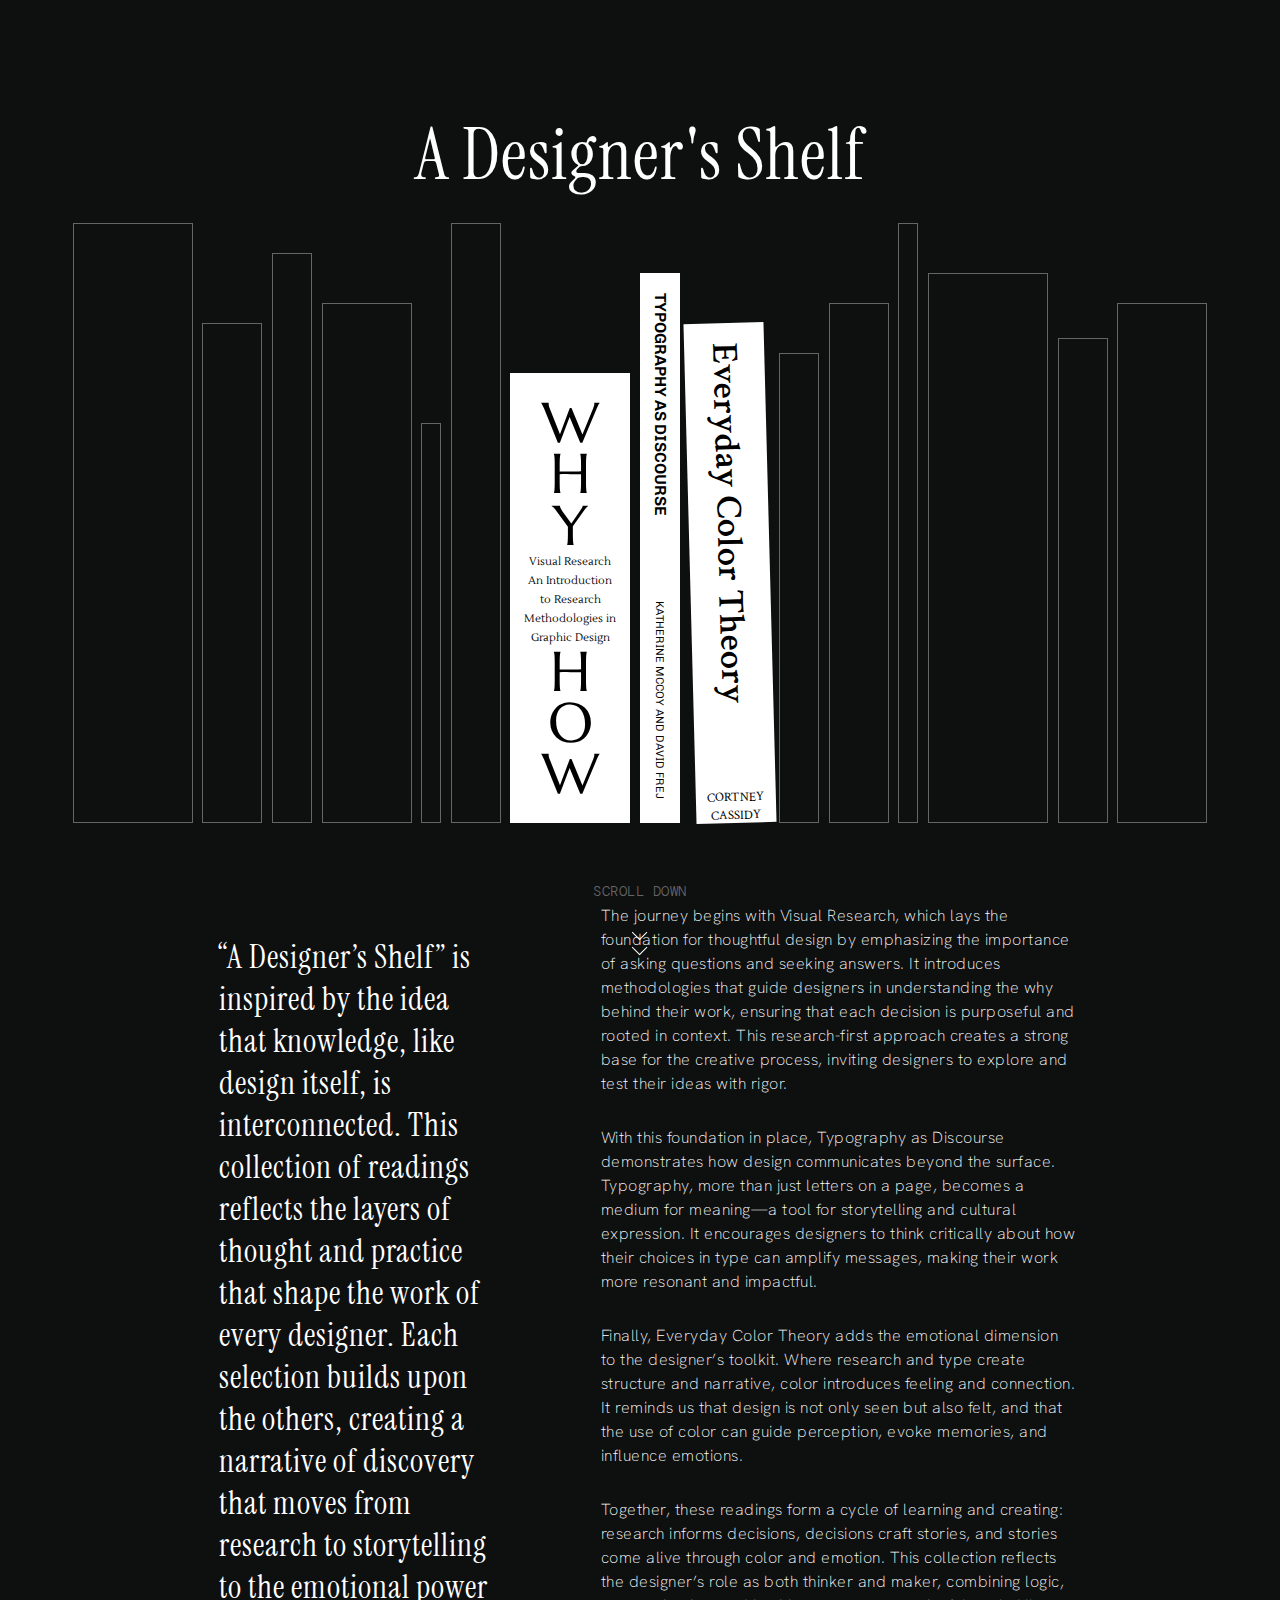
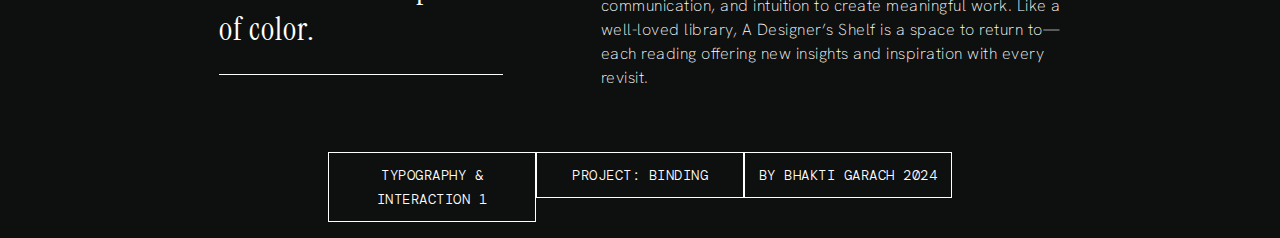
<file: index.html>
<!DOCTYPE html>
<html lang="en">
	<head>
		<title>Binding</title>
		<meta name="viewport" content="width=device-width, initial-scale=1">
        <link href="assets/reset.css" rel="stylesheet">
        <link href="assets/common.css" rel="stylesheet">
        <link href="assets/landing.css" rel="stylesheet">

        <!-- fonts -->
        <!-- DM Mono -->
        <link rel="preconnect" href="https://fonts.googleapis.com">
        <link rel="preconnect" href="https://fonts.gstatic.com" crossorigin>
        <link href="https://fonts.googleapis.com/css2?family=DM+Mono:ital,wght@0,300;0,400;0,500;1,300;1,400;1,500&display=swap" rel="stylesheet">

        <!-- Marcellus -->
        <link rel="preconnect" href="https://fonts.googleapis.com">
        <link rel="preconnect" href="https://fonts.gstatic.com" crossorigin>
        <link href="https://fonts.googleapis.com/css2?family=Marcellus&display=swap" rel="stylesheet">

        <!-- Lustria -->
        <link rel="preconnect" href="https://fonts.googleapis.com">
        <link rel="preconnect" href="https://fonts.gstatic.com" crossorigin>
        <link href="https://fonts.googleapis.com/css2?family=Lustria&display=swap" rel="stylesheet">

        <!-- Chivo -->
        <link rel="preconnect" href="https://fonts.googleapis.com">
        <link rel="preconnect" href="https://fonts.gstatic.com" crossorigin>
        <link href="https://fonts.googleapis.com/css2?family=Chivo:ital,wght@0,100..900;1,100..900&display=swap" rel="stylesheet">

        <!-- Crimson Text -->
        <link rel="preconnect" href="https://fonts.googleapis.com">
        <link rel="preconnect" href="https://fonts.gstatic.com" crossorigin>
        <link href="https://fonts.googleapis.com/css2?family=Crimson+Text:ital,wght@0,400;0,600;0,700;1,400;1,600;1,700&display=swap" rel="stylesheet">

        <!-- Instrument Serif -->
        <link rel="preconnect" href="https://fonts.googleapis.com">
        <link rel="preconnect" href="https://fonts.gstatic.com" crossorigin>
        <link href="https://fonts.googleapis.com/css2?family=Instrument+Serif:ital@0;1&display=swap" rel="stylesheet">

        <!-- Hanken Grotesk -->
        <link rel="preconnect" href="https://fonts.googleapis.com">
        <link rel="preconnect" href="https://fonts.gstatic.com" crossorigin>
        <link href="https://fonts.googleapis.com/css2?family=Hanken+Grotesk:ital,wght@0,100..900;1,100..900&display=swap" rel="stylesheet">

        <a href="top"></a>

    </head>
    <body>
        <header class="menu">
            <!-- sticky menu -->
             <nav>
                <!-- <div class="mobile-menu">MENU</div> -->
                <ul class="menu-grid">
                    <li><a href="#home" class="menu-item home current">Home</a></li>
                    <li><a href="#colophon" class="menu-item colophon">Colophon</a></li>
                    <li><a href="visual.html" class="menu-item visual">Visual</a></li>
                    <li><a href="type.html" class="menu-item type">Type</a></li>
                    <li><a href="colour.html" class="menu-item interaction">Color</a></li>
                    <li><a href="reading.html" class="menu-item reading">Recommend</a></li>
                </ul>
             </nav>
        </header>
        <article>
            <section class="main">
                <h1>A Designer's Shelf</h1>

                <!-- add book rack -->
                 <div class="book-rack">

                    <!-- Empty Books Left-->
                     <span class="empty-book-1"></span>
                     <span class="empty-book-2"></span>
                     <span class="empty-book-5"></span>
                     <span class="empty-book-6"></span>
                     <span class="empty-book-7"></span>
                     <span class="empty-book-8"></span>

                    <!-- Book Visual -->
                    <div class="book-visual">
                        <a href="visual.html">
                        <span class="text-vertical">W</br>H</br>Y</span></a>
                        <a href="visual.html">
                        <span class="center-text">Visual Research An Introduction to Research Methodologies in Graphic Design</span></a>
                        <span class="text-vertical">H</br>O</br>W</span>
                    </div>

                    <!-- Book Type -->
                     <div class="book-type">
                        <a href="type.html">
                        <span class="text-horizontal">Typography as Discourse
                        </span></a>
                        <a href="type.html">
                        <span class="type-author"> KATHERINE MCCOY AND DAVID FREJ</span></a>
                     </div>

                    <!--Book Color-->
                    <div class="book-color">
                        <a href="color.html">
                        <span class="color-spine-title">Everyday Color Theory
                        </span></a>
                        <a href="color.html">
                        <span class="color-author"> Cortney Cassidy</span></a>
                    </div>

                    <!-- Empty Books Right-->
                    <span class="empty-book-3"></span>
                    <span class="empty-book-4"></span>
                    <span class="empty-book-9"></span>
                    <span class="empty-book-10"></span>
                    <span class="empty-book-11"></span>
                    <span class="empty-book-12"></span>

                 </div>
                <p class="indicator">Scroll down</p>
                <div class="arrows">
                  <span class="arrow-1"></span>
                  <span class="arrow-2"></span>
                </div>
            </section>
        </article>
        <article class="colophon-text">
            <section id="colophon">
            <h2>“A Designer’s Shelf” is inspired by the idea that knowledge, like design itself, is interconnected. This collection of readings reflects the layers of thought and practice that shape the work of every designer. Each selection builds upon the others, creating a narrative of discovery that moves from research to storytelling to the emotional power of color.</h2>
            </section>
            <section>
            <p>The journey begins with Visual Research, which lays the foundation for thoughtful design by emphasizing the importance of asking questions and seeking answers. It introduces methodologies that guide designers in understanding the why behind their work, ensuring that each decision is purposeful and rooted in context. This research-first approach creates a strong base for the creative process, inviting designers to explore and test their ideas with rigor.</p>

            <p>With this foundation in place, Typography as Discourse demonstrates how design communicates beyond the surface. Typography, more than just letters on a page, becomes a medium for meaning—a tool for storytelling and cultural expression. It encourages designers to think critically about how their choices in type can amplify messages, making their work more resonant and impactful.</p>

            <p>Finally, Everyday Color Theory adds the emotional dimension to the designer’s toolkit. Where research and type create structure and narrative, color introduces feeling and connection. It reminds us that design is not only seen but also felt, and that the use of color can guide perception, evoke memories, and influence emotions.</p>

            <p>Together, these readings form a cycle of learning and creating: research informs decisions, decisions craft stories, and stories come alive through color and emotion. This collection reflects the designer’s role as both thinker and maker, combining logic, communication, and intuition to create meaningful work. Like a well-loved library, A Designer’s Shelf is a space to return to—each reading offering new insights and inspiration with every revisit.</p>
            </section>
        </article>
        <footer class="footer-grid">
            <section>
                <p>Typography & Interaction 1</p>
            </section>
            <section>
                <p>Project: Binding</p>
            </section>
            <section>
                <p>By Bhakti Garach 2024</p>
            </section>
            <!-- <div>
                <a id="top" href="#">↑</a>
            </div> -->
        </footer>
    </body>
</html>
</file>
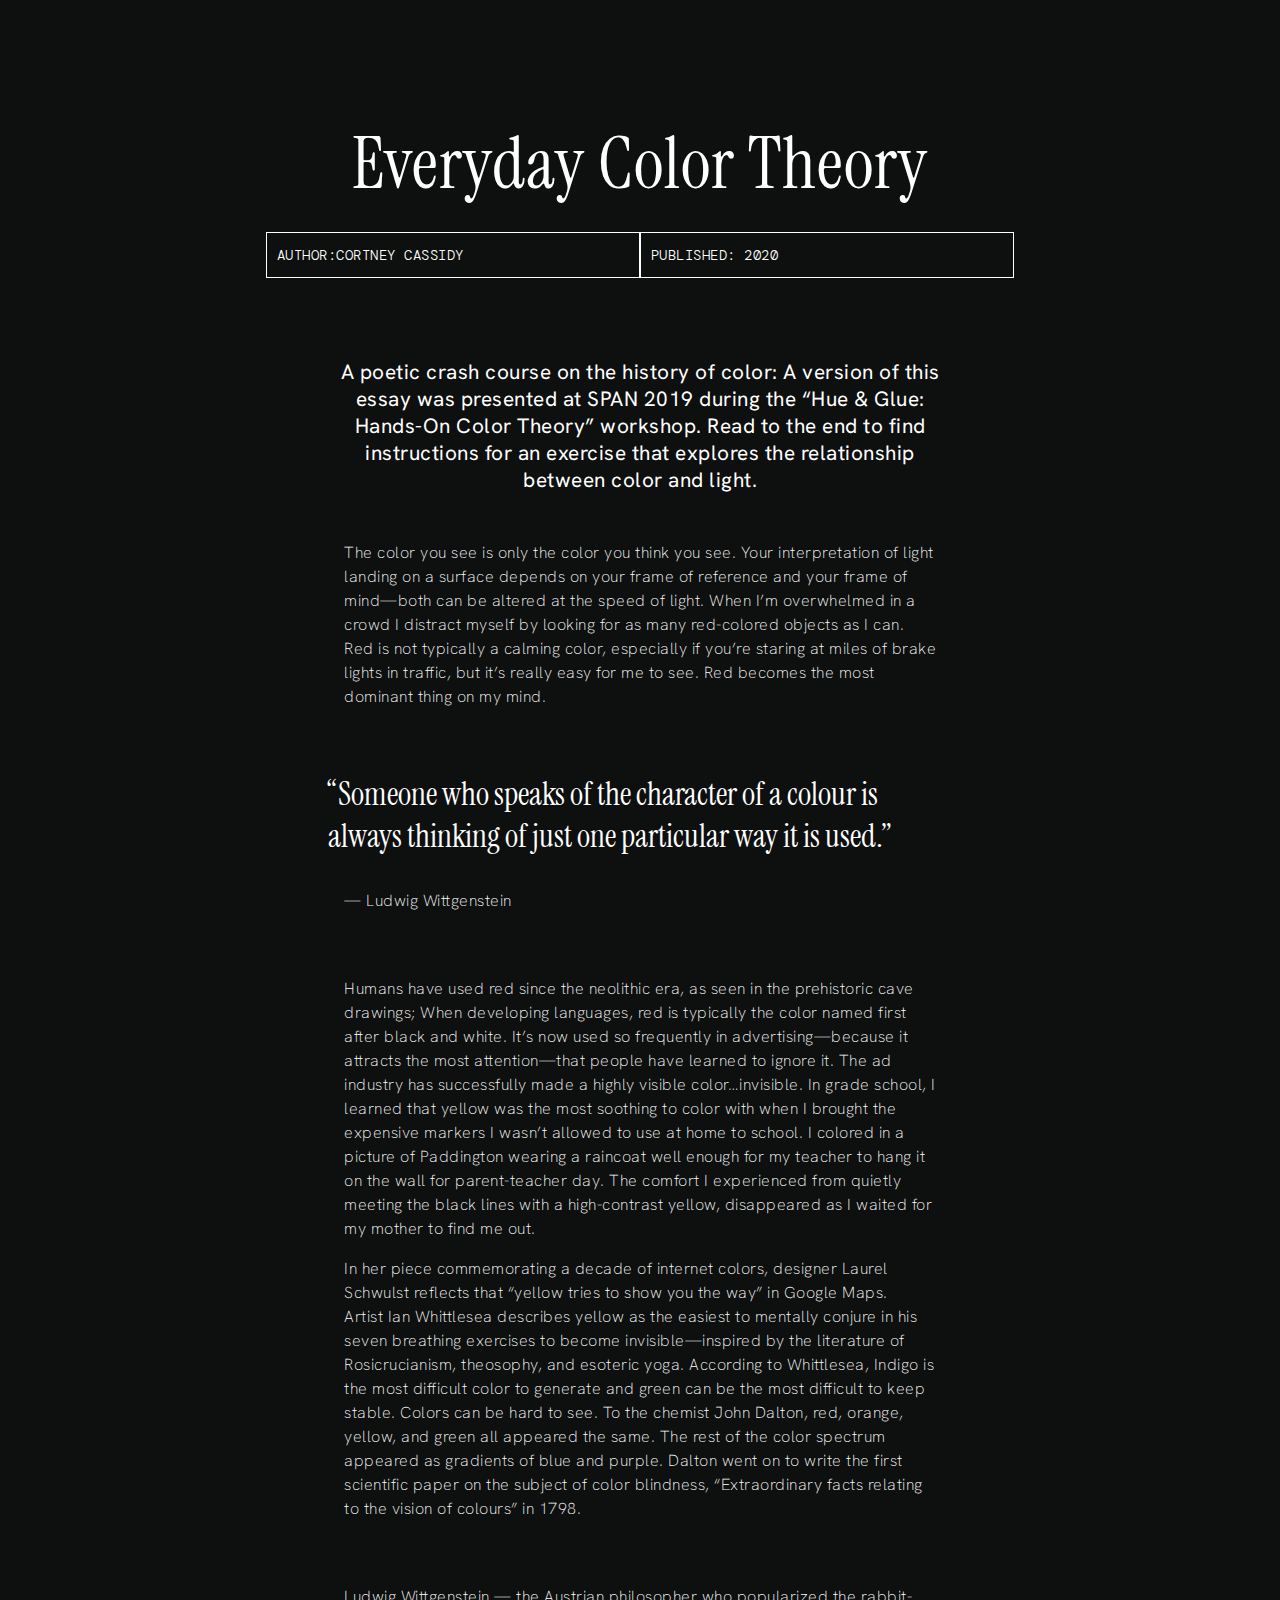
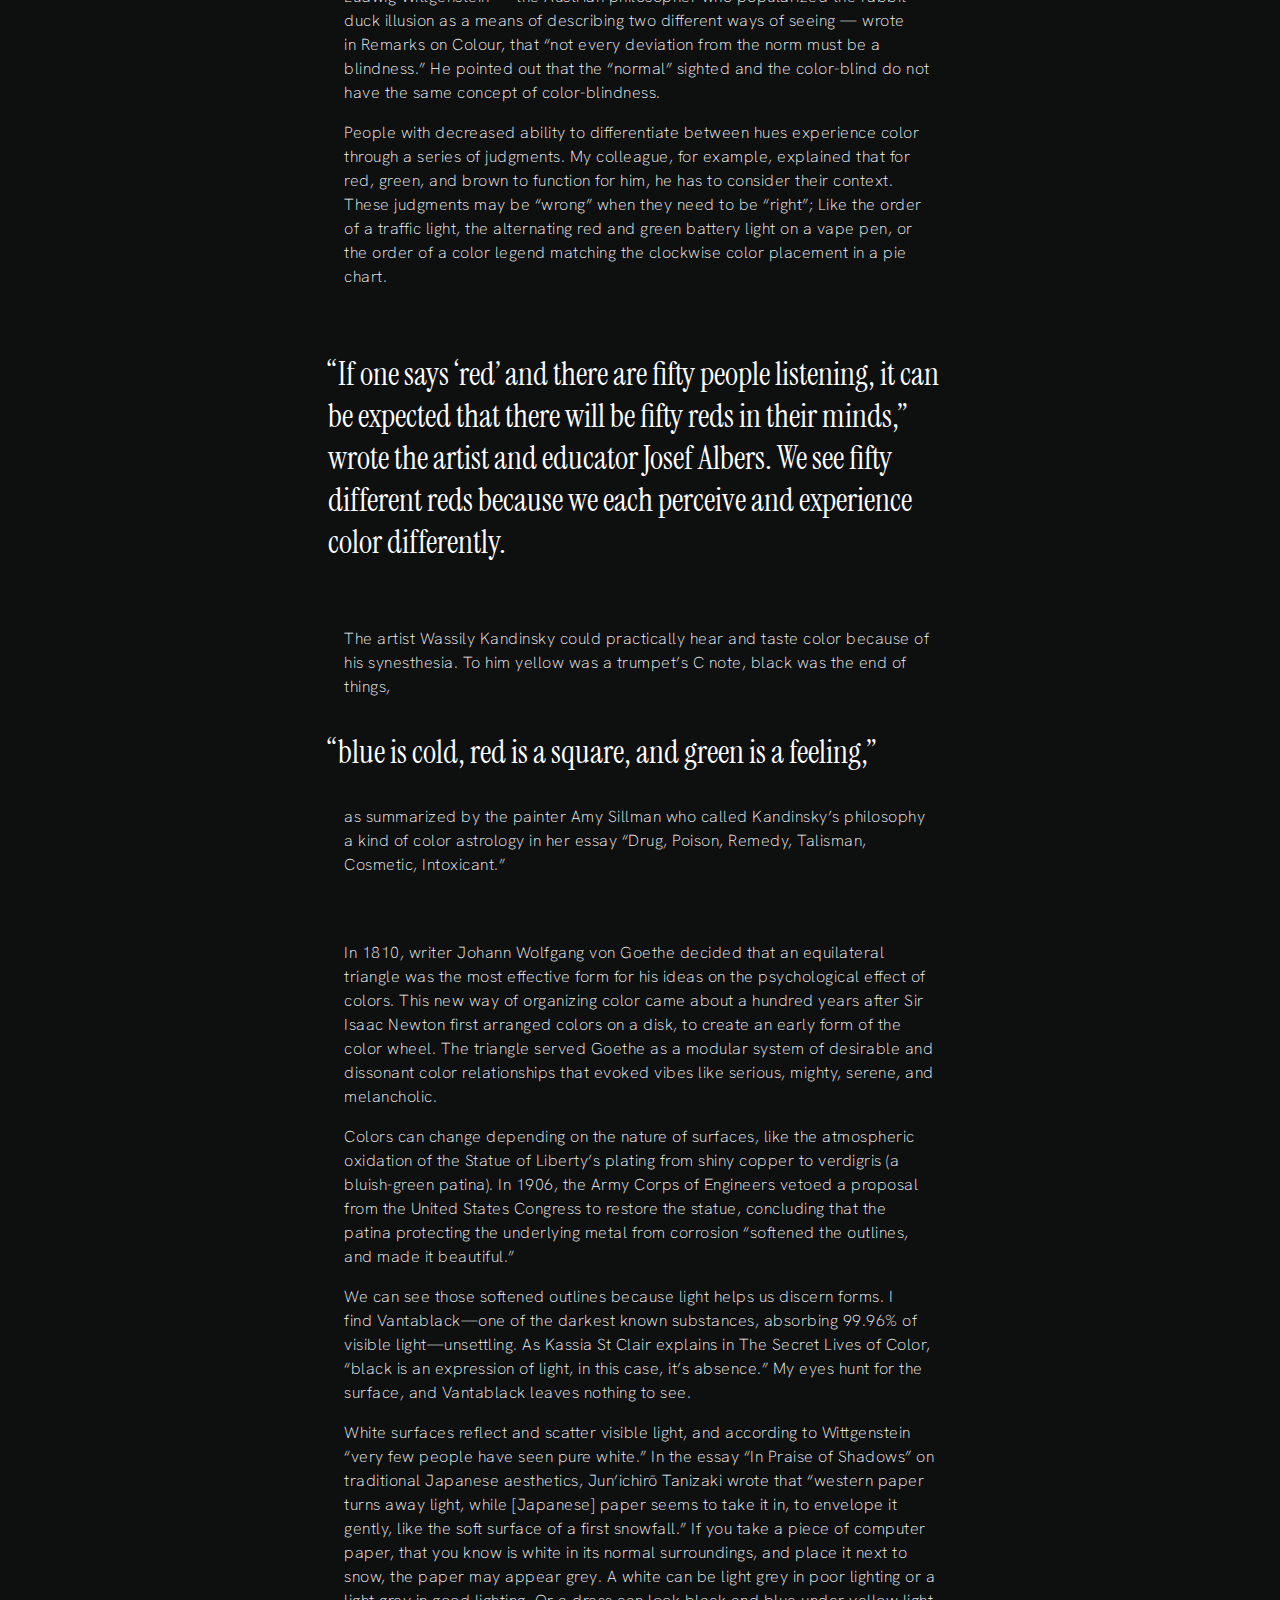
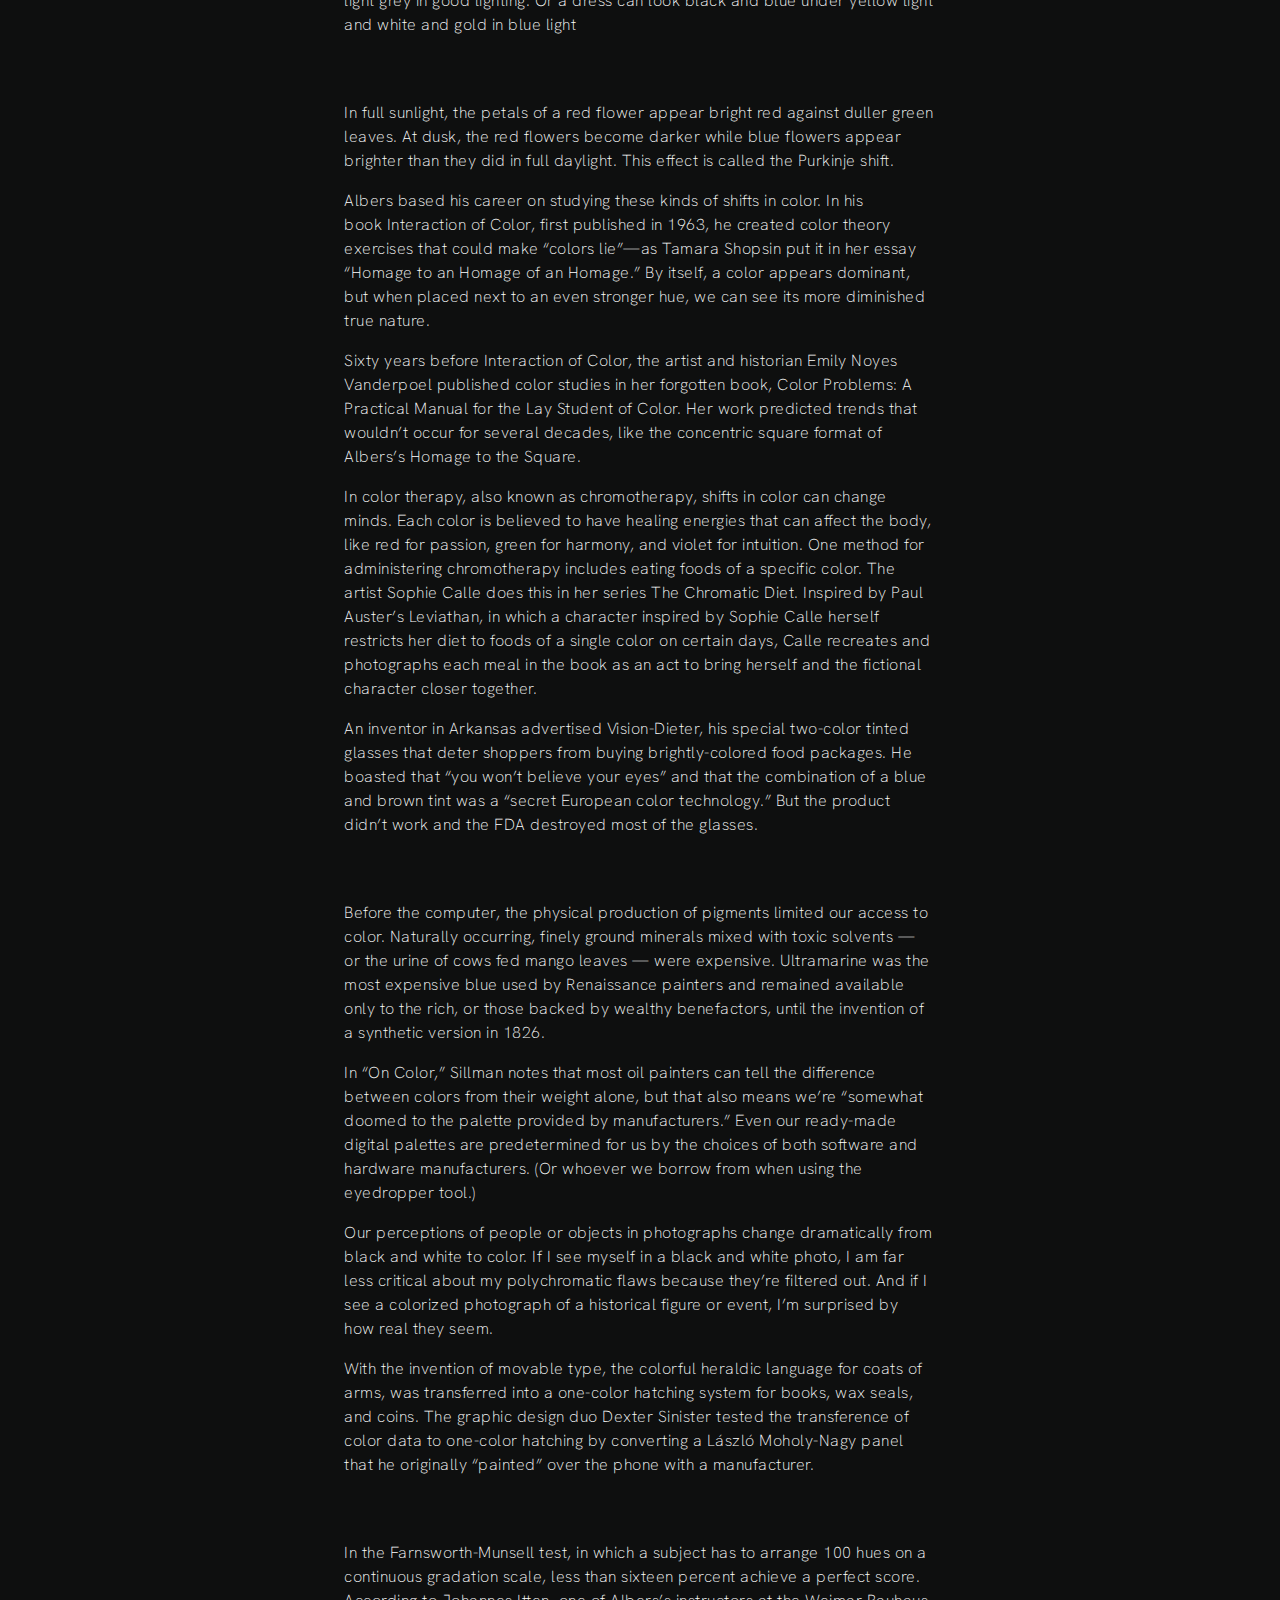
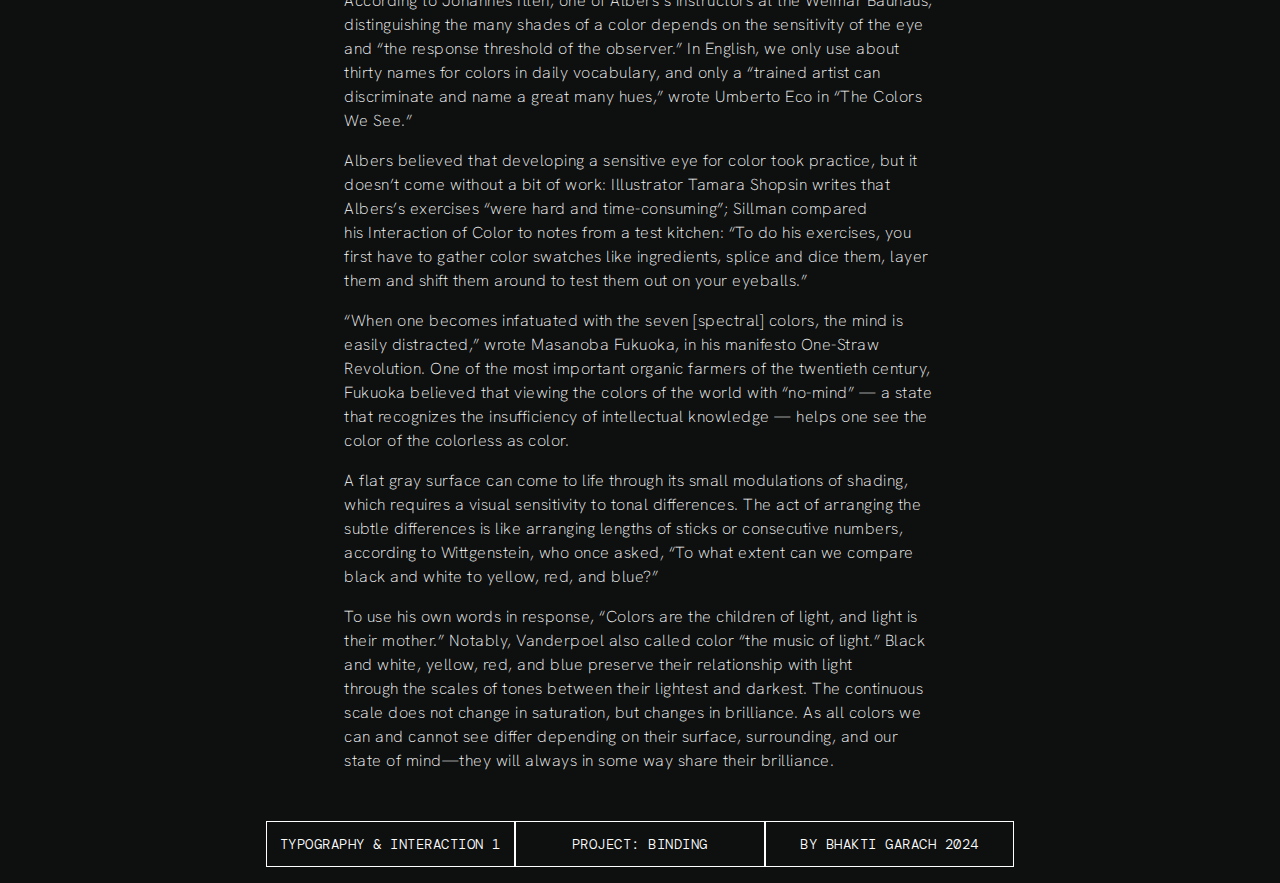
<file: color.html>
<!DOCTYPE html>
<html lang="en">
	<head>
		<title>Binding</title>
		<meta name="viewport" content="width=device-width, initial-scale=1">
        <link href="assets/reset.css" rel="stylesheet">
        <link href="assets/common.css" rel="stylesheet">
        <!-- <link href="assets/direction-1.css" rel="stylesheet"> -->
        <!-- <link href="assets/direction-2.css" rel="stylesheet"> -->
        <link href="assets/direction-1.css" rel="stylesheet">

        <!-- fonts -->
        <!-- DM Mono -->
        <link rel="preconnect" href="https://fonts.googleapis.com">
        <link rel="preconnect" href="https://fonts.gstatic.com" crossorigin>
        <link href="https://fonts.googleapis.com/css2?family=DM+Mono:ital,wght@0,300;0,400;0,500;1,300;1,400;1,500&display=swap" rel="stylesheet">

        <!-- Instrument Serif -->
        <link rel="preconnect" href="https://fonts.googleapis.com">
        <link rel="preconnect" href="https://fonts.gstatic.com" crossorigin>
        <link href="https://fonts.googleapis.com/css2?family=Instrument+Serif:ital@0;1&display=swap" rel="stylesheet">

        <!-- Hanken Grotesk -->
        <link rel="preconnect" href="https://fonts.googleapis.com">
        <link rel="preconnect" href="https://fonts.gstatic.com" crossorigin>
        <link href="https://fonts.googleapis.com/css2?family=Hanken+Grotesk:ital,wght@0,100..900;1,100..900&display=swap" rel="stylesheet">

    </head>
    <body>
        <header class="menu">
            <!-- sticky menu -->
             <nav>
                <ul class="menu-grid">
                    <li><a href="index.html" class="menu-item home">Home</a></li>
                    <li><a href="index.html" class="menu-item colophon">Colophon</a></li>
                    <li><a href="visual.html" class="menu-item visual">Visual</a></li>
                    <li><a href="type.html" class="menu-item type">Type</a></li>
                    <li><a href="color.html" class="menu-item interaction current">Color</a></li>
                    <li><a href="reading.html" class="menu-item reading">Recommend</a></li>
                </ul>
             </nav>
        </header>
        <article>
            <h1>Everyday Color Theory</h1>
        </article>
        <article class="table">
            <section>
                <p>AUTHOR:CORTNEY CASSIDY</p>
            </section>
            <section>
                <p>PUBLISHED: 2020</p>
            </section>
        </article>
        <article class="first-box">
            <section>
                <h4>A poetic crash course on the history of color: A version of this essay was presented at SPAN 2019 during the “Hue & Glue: Hands-On Color Theory” workshop. Read to the end to find instructions for an exercise that explores the relationship between color and light.</h4>

                <p>The color you see is only the color you think you see. Your interpretation of light landing on a surface depends on your frame of reference and your frame of mind—both can be altered at the speed of light. When I’m overwhelmed in a crowd I distract myself by looking for as many red-colored objects as I can. Red is not typically a calming color, especially if you’re staring at miles of brake lights in traffic, but it’s really easy for me to see. Red becomes the most dominant thing on my mind.</p>
            </section>
        </article>
        <article class="first-box">
            <section>
                <blockquote>
                    “Someone who speaks of the character of a colour is always thinking of just one particular way it is used.”
                </blockquote>
                <p>— Ludwig Wittgenstein</p>
            </section>
        </article>
        <article class="first-box">
            <section>
                <p>Humans have used red since the neolithic era, as seen in the prehistoric cave drawings; When developing languages, red is typically the color named first after black and white. It’s now used so frequently in advertising—because it attracts the most attention—that people have learned to ignore it. The ad industry has successfully made a highly visible color…invisible. In grade school, I learned that yellow was the most soothing to color with when I brought the expensive markers I wasn’t allowed to use at home to school. I colored in a picture of Paddington wearing a raincoat well enough for my teacher to hang it on the wall for parent-teacher day. The comfort I experienced from quietly meeting the black lines with a high-contrast yellow, disappeared as I waited for my mother to find me out.</p>

                <p>In her piece commemorating a decade of internet colors, designer Laurel Schwulst reflects that “yellow tries to show you the way” in Google Maps. Artist Ian Whittlesea describes yellow as the easiest to mentally conjure in his seven breathing exercises to become invisible—inspired by the literature of Rosicrucianism, theosophy, and esoteric yoga. According to Whittlesea, Indigo is the most difficult color to generate and green can be the most difficult to keep stable. Colors can be hard to see. To the chemist John Dalton, red, orange, yellow, and green all appeared the same. The rest of the color spectrum appeared as gradients of blue and purple. Dalton went on to write the first scientific paper on the subject of color blindness, “Extraordinary facts relating to the vision of colours” in 1798.</p>
            </section>
        </article>
        <article class="first-box">
            <section>
                <p>Ludwig Wittgenstein — the Austrian philosopher who popularized the rabbit-duck illusion as a means of describing two different ways of seeing — wrote in Remarks on Colour, that “not every deviation from the norm must be a blindness.” He pointed out that the “normal” sighted and the color-blind do not have the same concept of color-blindness.</p>

                <p>People with decreased ability to differentiate between hues experience color through a series of judgments. My colleague, for example, explained that for red, green, and brown to function for him, he has to consider their context. These judgments may be “wrong” when they need to be “right”; Like the order of a traffic light, the alternating red and green battery light on a vape pen, or the order of a color legend matching the clockwise color placement in a pie chart.</p>
            </section>
        </article>
        <article class="first-box">
            <section>
                <blockquote>
                    “If one says ‘red’ and there are fifty people listening, it can be expected that there will be fifty reds in their minds,” wrote the artist and educator Josef Albers. We see fifty different reds because we each perceive and experience color differently.
                </blockquote>
            </section>
        </article>
        <article class="first-box">
            <section>
                <p>The artist Wassily Kandinsky could practically hear and taste color because of his synesthesia. To him yellow was a trumpet’s C note, black was the end of things,</p>

                <blockquote>“blue is cold, red is a square, and green is a feeling,”</blockquote>

                <p>as summarized by the painter Amy Sillman who called Kandinsky’s philosophy a kind of color astrology in her essay “Drug, Poison, Remedy, Talisman, Cosmetic, Intoxicant.”</p>
            </section>
        </article>

    <article class="first-box">
        <section>
            <p>In 1810, writer Johann Wolfgang von Goethe decided that an equilateral triangle was the most effective form for his ideas on the psychological effect of colors. This new way of organizing color came about a hundred years after Sir Isaac Newton first arranged colors on a disk, to create an early form of the color wheel. The triangle served Goethe as a modular system of desirable and dissonant color relationships that evoked vibes like serious, mighty, serene, and melancholic.</p>

            <p>Colors can change depending on the nature of surfaces, like the atmospheric oxidation of the Statue of Liberty’s plating from shiny copper to verdigris (a bluish-green patina). In 1906, the Army Corps of Engineers vetoed a proposal from the United States Congress to restore the statue, concluding that the patina protecting the underlying metal from corrosion “softened the outlines, and made it beautiful.”</p>

            <p>We can see those softened outlines because light helps us discern forms. I find Vantablack—one of the darkest known substances, absorbing 99.96% of visible light—unsettling. As Kassia St Clair explains in The Secret Lives of Color, “black is an expression of light, in this case, it’s absence.” My eyes hunt for the surface, and Vantablack leaves nothing to see.</p>

            <p>White surfaces reflect and scatter visible light, and according to Wittgenstein “very few people have seen pure white.” In the essay “In Praise of Shadows” on traditional Japanese aesthetics, Jun’ichirō Tanizaki wrote that “western paper turns away light, while [Japanese] paper seems to take it in, to envelope it gently, like the soft surface of a first snowfall.” If you take a piece of computer paper, that you know is white in its normal surroundings, and place it next to snow, the paper may appear grey. A white can be light grey in poor lighting or a light grey in good lighting. Or a dress can look black and blue under yellow light and white and gold in blue light</p>
        </section>
    </article>
    <article class="first-box">
        <section>
            <p>In full sunlight, the petals of a red flower appear bright red against duller green leaves. At dusk, the red flowers become darker while blue flowers appear brighter than they did in full daylight. This effect is called the Purkinje shift.</p>

            <p>Albers based his career on studying these kinds of shifts in color. In his book Interaction of Color, first published in 1963, he created color theory exercises that could make “colors lie”—as Tamara Shopsin put it in her essay “Homage to an Homage of an Homage.” By itself, a color appears dominant, but when placed next to an even stronger hue, we can see its more diminished true nature.</p>

            <p>Sixty years before Interaction of Color, the artist and historian Emily Noyes Vanderpoel published color studies in her forgotten book, Color Problems: A Practical Manual for the Lay Student of Color. Her work predicted trends that wouldn’t occur for several decades, like the concentric square format of Albers’s Homage to the Square.</p>

            <p>In color therapy, also known as chromotherapy, shifts in color can change minds. Each color is believed to have healing energies that can affect the body, like red for passion, green for harmony, and violet for intuition. One method for administering chromotherapy includes eating foods of a specific color. The artist Sophie Calle does this in her series The Chromatic Diet. Inspired by Paul Auster’s Leviathan, in which a character inspired by Sophie Calle herself restricts her diet to foods of a single color on certain days, Calle recreates and photographs each meal in the book as an act to bring herself and the fictional character closer together.</p>

            <p>An inventor in Arkansas advertised Vision-Dieter, his special two-color tinted glasses that deter shoppers from buying brightly-colored food packages. He boasted that “you won’t believe your eyes” and that the combination of a blue and brown tint was a “secret European color technology.” But the product didn’t work and the FDA destroyed most of the glasses.</p>
        </section>
    </article>
    <article class="first-box">
        <section>
            <p>Before the computer, the physical production of pigments limited our access to color. Naturally occurring, finely ground minerals mixed with toxic solvents — or the urine of cows fed mango leaves — were expensive. Ultramarine was the most expensive blue used by Renaissance painters and remained available only to the rich, or those backed by wealthy benefactors, until the invention of a synthetic version in 1826.</p>

            <p>In “On Color,” Sillman notes that most oil painters can tell the difference between colors from their weight alone, but that also means we’re “somewhat doomed to the palette provided by manufacturers.” Even our ready-made digital palettes are predetermined for us by the choices of both software and hardware manufacturers. (Or whoever we borrow from when using the eyedropper tool.)</p>
                
            <p>Our perceptions of people or objects in photographs change dramatically from black and white to color. If I see myself in a black and white photo, I am far less critical about my polychromatic flaws because they’re filtered out. And if I see a colorized photograph of a historical figure or event, I’m surprised by how real they seem.</p>
                
            <p>With the invention of movable type, the colorful heraldic language for coats of arms, was transferred into a one-color hatching system for books, wax seals, and coins. The graphic design duo Dexter Sinister tested the transference of color data to one-color hatching by converting a László Moholy-Nagy panel that he originally “painted” over the phone with a manufacturer.</p>
        </section>
    </article>
    <article class="first-box">
        <section>
            <p>In the Farnsworth-Munsell test, in which a subject has to arrange 100 hues on a continuous gradation scale, less than sixteen percent achieve a perfect score. According to Johannes Itten, one of Albers’s instructors at the Weimar Bauhaus, distinguishing the many shades of a color depends on the sensitivity of the eye and “the response threshold of the observer.” In English, we only use about thirty names for colors in daily vocabulary, and only a “trained artist can discriminate and name a great many hues,” wrote Umberto Eco in “The Colors We See.”</p>

            <p>Albers believed that developing a sensitive eye for color took practice, but it doesn’t come without a bit of work: Illustrator Tamara Shopsin writes that Albers’s exercises “were hard and time-consuming”; Sillman compared his Interaction of Color to notes from a test kitchen: “To do his exercises, you first have to gather color swatches like ingredients, splice and dice them, layer them and shift them around to test them out on your eyeballs.”</p>

            <p>“When one becomes infatuated with the seven [spectral] colors, the mind is easily distracted,” wrote Masanoba Fukuoka, in his manifesto One-Straw Revolution. One of the most important organic farmers of the twentieth century, Fukuoka believed that viewing the colors of the world with “no-mind” — a state that recognizes the insufficiency of intellectual knowledge — helps one see the color of the colorless as color.</p>

            <p>A flat gray surface can come to life through its small modulations of shading, which requires a visual sensitivity to tonal differences. The act of arranging the subtle differences is like arranging lengths of sticks or consecutive numbers, according to Wittgenstein, who once asked, “To what extent can we compare black and white to yellow, red, and blue?”</p>

            <p>To use his own words in response, “Colors are the children of light, and light is their mother.” Notably, Vanderpoel also called color “the music of light.” Black and white, yellow, red, and blue preserve their relationship with light through the scales of tones between their lightest and darkest. The continuous scale does not change in saturation, but changes in brilliance. As all colors we can and cannot see differ depending on their surface, surrounding, and our state of mind—they will always in some way share their brilliance.</p>
        </section>
    </article>
    <footer class="footer-grid">
        <section>
            <p>Typography & Interaction 1</p>
        </section>
        <section>
            <p>Project: Binding</p>
        </section>
        <section>
            <p>By Bhakti Garach 2024</p>
        </section>
        <!-- <div>
            <a id="top" href="#">↑</a>
        </div> -->
    </footer>
    </body>
</html>
</file>
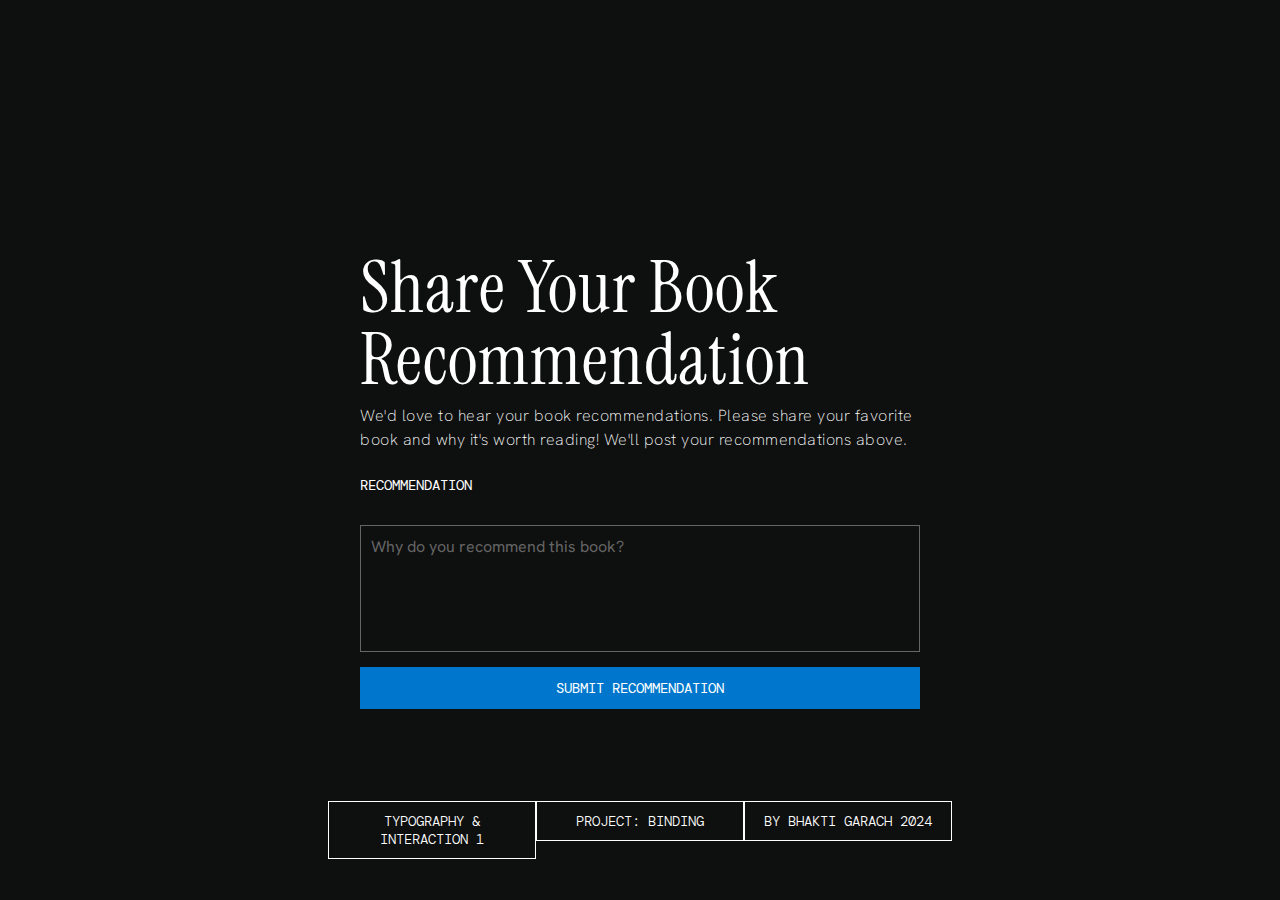
<file: reading.html>
<!DOCTYPE html>
<html lang="en">
	<head>
		<title>Binding</title>
		<meta name="viewport" content="width=device-width, initial-scale=1">
        <link href="assets/reset.css" rel="stylesheet">
        <link href="assets/common.css" rel="stylesheet">
        <!-- <link href="assets/direction-1.css" rel="stylesheet"> -->
        <!-- <link href="assets/direction-2.css" rel="stylesheet"> -->
        <!-- <link href="assets/direction-1.css" rel="stylesheet"> -->

        <!-- fonts -->
        <!-- DM Mono -->
        <link rel="preconnect" href="https://fonts.googleapis.com">
        <link rel="preconnect" href="https://fonts.gstatic.com" crossorigin>
        <link href="https://fonts.googleapis.com/css2?family=DM+Mono:ital,wght@0,300;0,400;0,500;1,300;1,400;1,500&display=swap" rel="stylesheet">

        <!-- Instrument Serif -->
        <link rel="preconnect" href="https://fonts.googleapis.com">
        <link rel="preconnect" href="https://fonts.gstatic.com" crossorigin>
        <link href="https://fonts.googleapis.com/css2?family=Instrument+Serif:ital@0;1&display=swap" rel="stylesheet">

        <!-- Hanken Grotesk -->
        <link rel="preconnect" href="https://fonts.googleapis.com">
        <link rel="preconnect" href="https://fonts.gstatic.com" crossorigin>
        <link href="https://fonts.googleapis.com/css2?family=Hanken+Grotesk:ital,wght@0,100..900;1,100..900&display=swap" rel="stylesheet">

    </head>
    <body>
        <header class="menu">
            <!-- sticky menu -->
             <nav>
                <ul class="menu-grid">
                    <li><a href="index.html" class="menu-item home">Home</a></li>
                    <li><a href="index.html" class="menu-item colophon">Colophon</a></li>
                    <li><a href="visual.html" class="menu-item visual">Visual</a></li>
                    <li><a href="type.html" class="menu-item type">Type</a></li>
                    <li><a href="color.html" class="menu-item interaction">Color</a></li>
                    <li><a href="reading.html" class="menu-item reading" current>Recommend</a></li>
                </ul>
             </nav>
        </header>
        <article>
            <section>
                
            </section>
        </article>
        
        <!-- form -->   
        <article class="form-container">
                <h1>Share Your Book Recommendation</h1>
                <p>We'd love to hear your book recommendations. Please share your favorite book and why it's worth reading! We'll post your recommendations above.</p>
            
            <form action="https://formspree.io/f/mqaklwnr" method="POST" class="book-form">
                <label for="bookRecommendation">Recommendation</label>
                <textarea id="bookRecommendation" name="bookRecommendation" placeholder="Why do you recommend this book?" rows="5" required></textarea>
                <button type="submit" class="submit-btn">Submit Recommendation</button>
            </form>
        </article>
        <footer class="footer-grid">
            <section>
                <p>Typography & Interaction 1</p>
            </section>
            <section>
                <p>Project: Binding</p>
            </section>
            <section>
                <p>By Bhakti Garach 2024</p>
            </section>
            <!-- <div>
                <a id="top" href="#">↑</a>
            </div> -->
        </footer>
  </body>
</html>
</file>
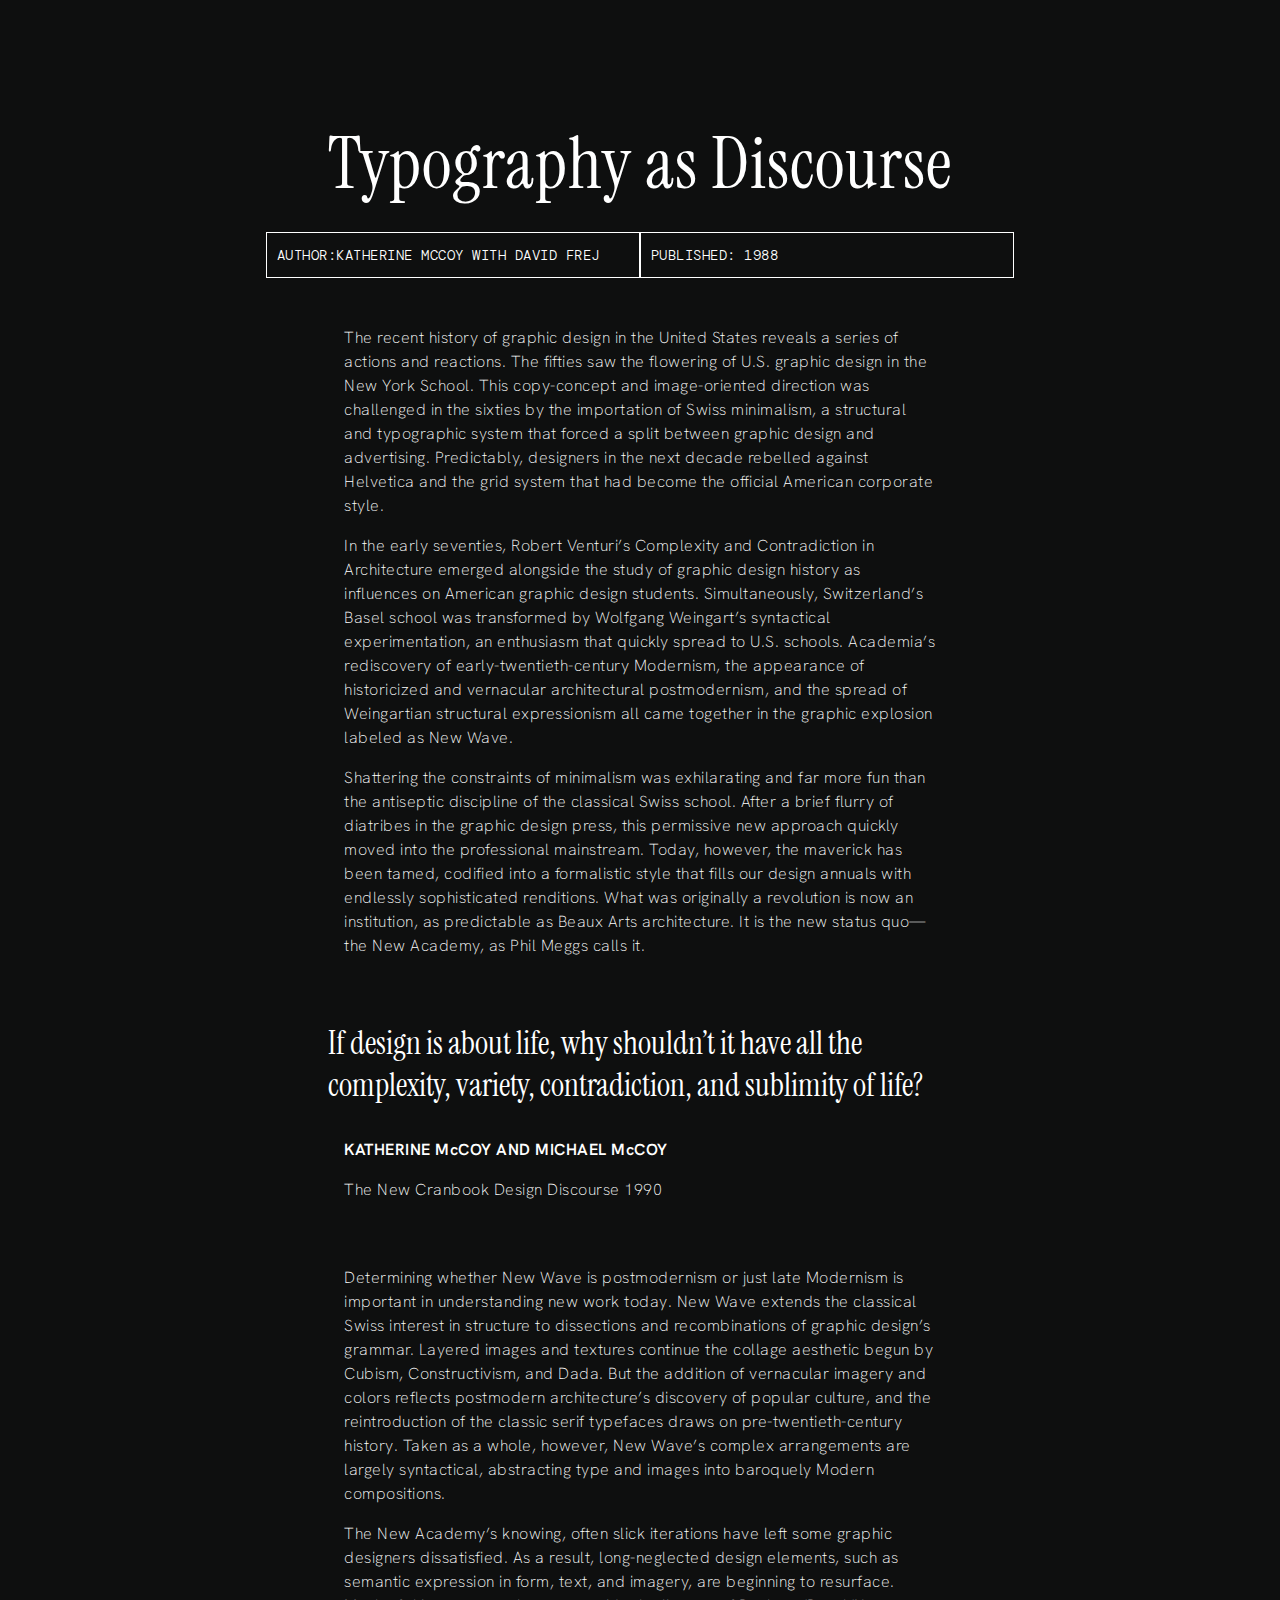
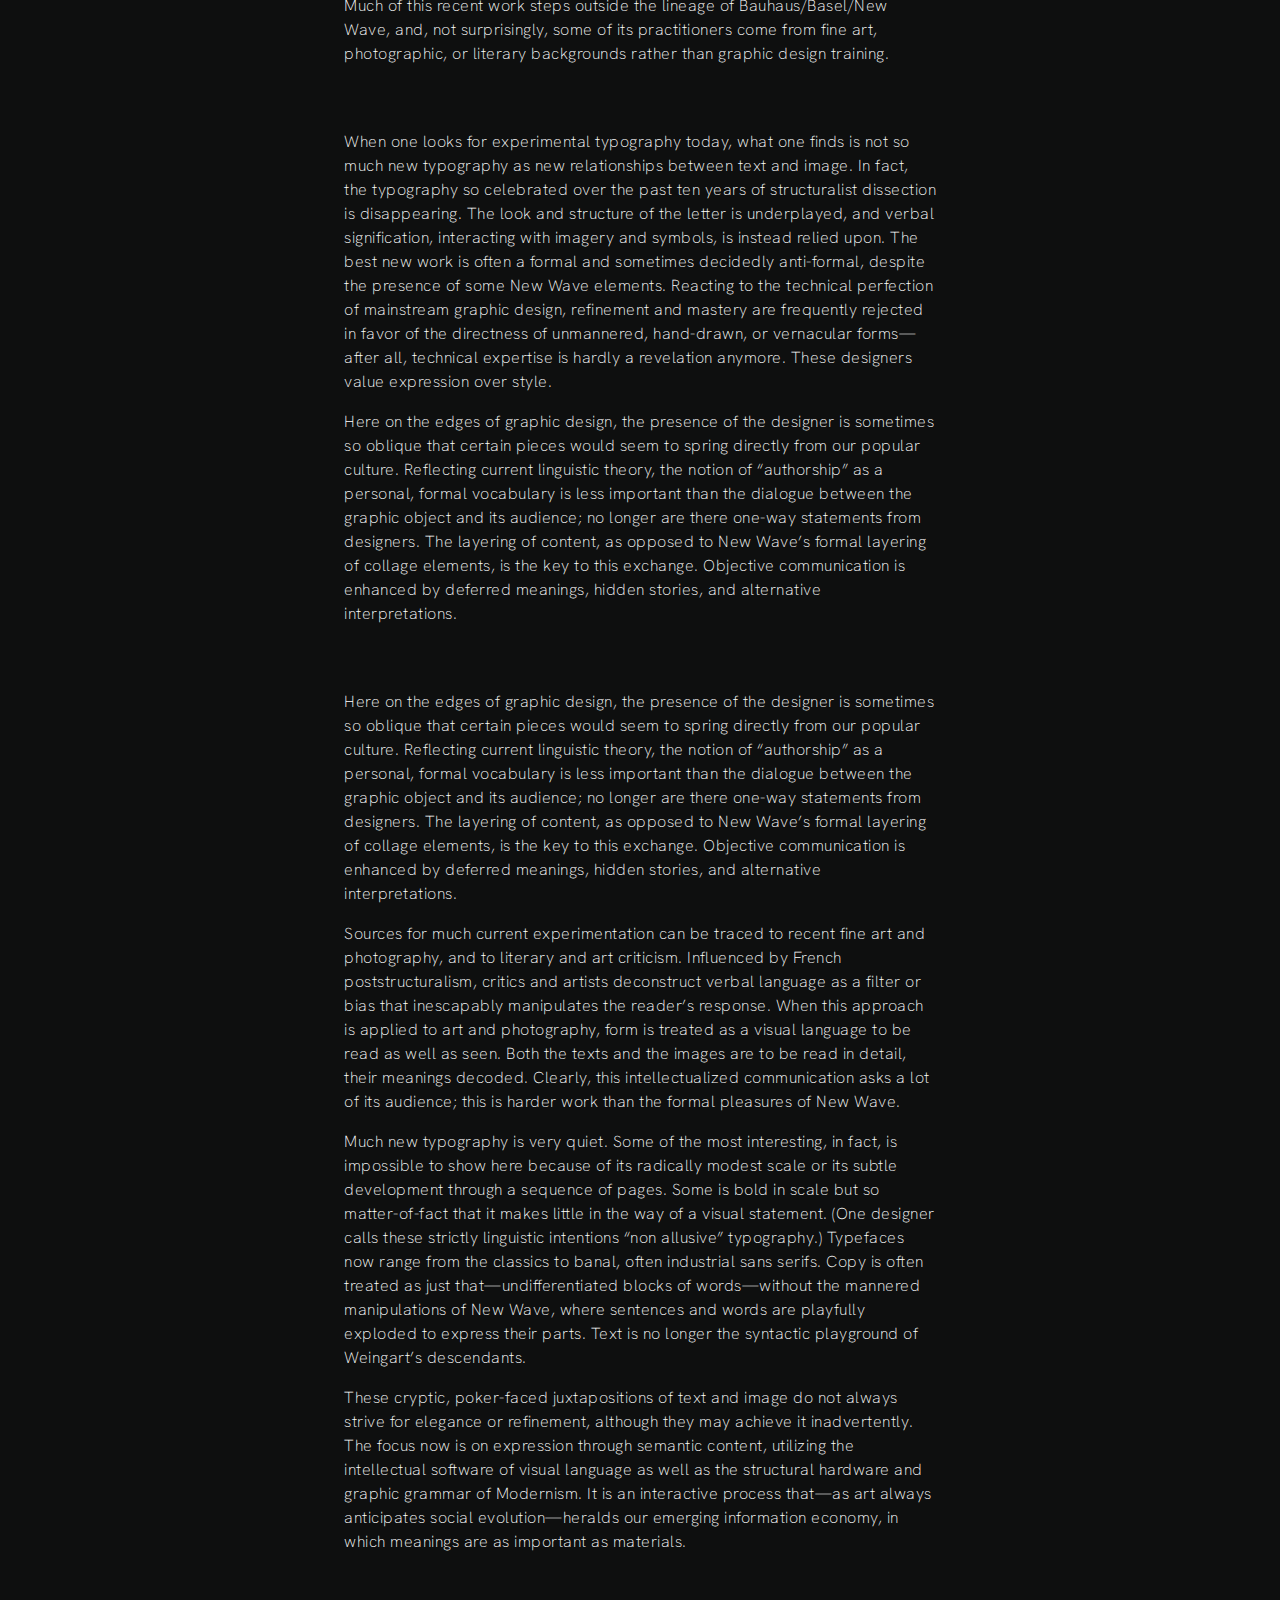
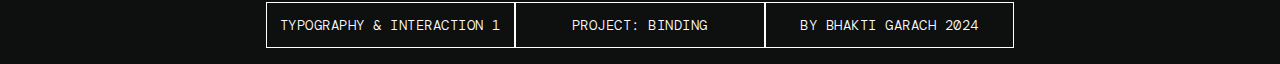
<file: type.html>
<!DOCTYPE html>
<html lang="en">
	<head>
		<title>Binding</title>
		<meta name="viewport" content="width=device-width, initial-scale=1">
        <link href="assets/reset.css" rel="stylesheet">
        <link href="assets/common.css" rel="stylesheet">
        <!-- <link href="assets/direction-1.css" rel="stylesheet"> -->
        <!-- <link href="assets/direction-2.css" rel="stylesheet"> -->
        <link href="assets/direction-2.css" rel="stylesheet">

        <!-- fonts -->
        <!-- DM Mono -->
        <link rel="preconnect" href="https://fonts.googleapis.com">
        <link rel="preconnect" href="https://fonts.gstatic.com" crossorigin>
        <link href="https://fonts.googleapis.com/css2?family=DM+Mono:ital,wght@0,300;0,400;0,500;1,300;1,400;1,500&display=swap" rel="stylesheet">

        <!-- Instrument Serif -->
        <link rel="preconnect" href="https://fonts.googleapis.com">
        <link rel="preconnect" href="https://fonts.gstatic.com" crossorigin>
        <link href="https://fonts.googleapis.com/css2?family=Instrument+Serif:ital@0;1&display=swap" rel="stylesheet">

        <!-- Hanken Grotesk -->
        <link rel="preconnect" href="https://fonts.googleapis.com">
        <link rel="preconnect" href="https://fonts.gstatic.com" crossorigin>
        <link href="https://fonts.googleapis.com/css2?family=Hanken+Grotesk:ital,wght@0,100..900;1,100..900&display=swap" rel="stylesheet">

    </head>
    <body>
        <header class="menu">
            <!-- sticky menu -->
             <nav>
                <ul class="menu-grid">
                    <li><a href="index.html" class="menu-item home">Home</a></li>
                    <li><a href="index.html" class="menu-item colophon">Colophon</a></li>
                    <li><a href="visual.html" class="menu-item visual">Visual</a></li>
                    <li><a href="type.html" class="menu-item type current">Type</a></li>
                    <li><a href="color.html" class="menu-item interaction">Color</a></li>
                    <li><a href="reading.html" class="menu-item reading">Recommend</a></li>
                </ul>
             </nav>
        </header>
        <article>
            <h1>Typography as Discourse</h1>
        </article>
        <article class="table">
            <section>
                <p>AUTHOR:KATHERINE McCOY WITH DAVID FREJ</p>
            </section>
            <section>
                <p>PUBLISHED: 1988</p>
            </section>
        </article>
        <article class="first-box">
            <section>
                <p>The recent history of graphic design in the United States reveals a series of  actions and reactions. The ﬁfties saw the ﬂowering of U.S. graphic design in the New York School. This copy-concept and image-oriented direction was challenged in the sixties by the importation of Swiss minimalism, a structural and typographic system that forced a split between graphic design and advertising. Predictably, designers in the next decade rebelled against Helvetica  and the grid system that had become the ofﬁcial American corporate style.</p>

                <p>In the early seventies, Robert Venturi’s Complexity and Contradiction in Architecture emerged alongside the study of graphic design history as  inﬂuences on American graphic design students. Simultaneously, Switzerland’s Basel school was transformed by Wolfgang Weingart’s syntactical experimentation, an enthusiasm that quickly spread to U.S. schools.  Academia’s rediscovery of early-twentieth-century Modernism, the appearance of historicized and vernacular architectural postmodernism, and the spread of Weingartian structural expressionism all came together in the graphic explosion labeled as New Wave.</p>

                <p>Shattering the constraints of minimalism was exhilarating and far more fun than the antiseptic discipline of the classical Swiss school. After a brief ﬂurry of diatribes in the graphic design press, this permissive new approach quickly moved into the professional mainstream. Today, however, the  maverick has been tamed, codiﬁed into a formalistic style that ﬁlls our design annuals with endlessly sophisticated renditions. What was originally a revolution is now an institution, as predictable as Beaux Arts architecture. It is the new status quo—the New Academy, as Phil Meggs calls it.</p>
            </section>
        </article>
        <article class="first-box">
                <blockquote>If design is about life, why shouldn’t it have all the complexity, variety, contradiction, and sublimity of life?</blockquote>
                <p><em>KATHERINE McCOY AND MICHAEL McCOY</em></p>
                <p>The New Cranbook Design Discourse 1990</p>
        </article>
        <article class="first-box">
            <section>
                <p>Determining whether New Wave is postmodernism or just late Modernism is important in understanding new work today. New Wave extends the classical Swiss interest in structure to dissections and recombinations of graphic design’s grammar. Layered images and textures continue the collage aesthetic begun by Cubism, Constructivism, and Dada. But the addition of vernacular imagery and colors reﬂects postmodern architecture’s discovery of popular culture, and the reintroduction of the classic serif typefaces draws on pre-twentieth-century history. Taken as a whole, however, New Wave’s complex arrangements are largely syntactical, abstracting type and images into baroquely Modern compositions.</p>

                <p>The New Academy’s knowing, often slick iterations have left some graphic designers dissatisﬁed. As a result, long-neglected design elements, such as semantic expression in form, text, and imagery, are beginning to resurface. Much of this recent work steps outside the lineage of Bauhaus/Basel/New Wave, and, not surprisingly, some of its practitioners come from ﬁne art,  photographic, or literary backgrounds rather than graphic design training.</p>
            </section>
        </article>
        <article class="first-box">
            <section>
                <p>When one looks for experimental typography today, what one ﬁnds is  not so much new typography as new relationships between text and image.  In fact, the typography so celebrated over the past ten years of structuralist dissection is disappearing. The look and structure of the letter is underplayed, and verbal signiﬁcation, interacting with imagery and symbols, is instead relied upon. The best new work is often a formal and sometimes  decidedly anti-formal, despite the presence of some New Wave elements. Reacting to the technical perfection of mainstream graphic design, reﬁnement and mastery are frequently rejected in favor of the directness of unmannered, hand-drawn, or vernacular forms—after all, technical expertise is hardly a revelation anymore. These designers value expression over style.</p>

                <p>Here on the edges of graphic design, the presence of the designer is sometimes so oblique that certain pieces would seem to spring directly from our popular culture. Reﬂecting current linguistic theory, the notion of “authorship” as a personal, formal vocabulary is less important than the dialogue between the graphic object and its audience; no longer are there one-way statements from designers. The layering of content, as opposed to New Wave’s formal layering of collage elements, is the key to this exchange. Objective communication is enhanced by deferred meanings, hidden stories, and  alternative interpretations.</p>
            </section>
        </article>
        <article class="first-box">
            <section>
                <p>Here on the edges of graphic design, the presence of the designer is sometimes so oblique that certain pieces would seem to spring directly from our popular culture. Reﬂecting current linguistic theory, the notion of “authorship” as a personal, formal vocabulary is less important than the dialogue between the graphic object and its audience; no longer are there one-way statements from designers. The layering of content, as opposed to New Wave’s formal layering of collage elements, is the key to this exchange. Objective communication is enhanced by deferred meanings, hidden stories, and  alternative interpretations.</p>

                <p>Sources for much current experimentation can be traced to recent ﬁne  art and photography, and to literary and art criticism. Inﬂuenced by French poststructuralism, critics and artists deconstruct verbal language as a ﬁlter or bias that inescapably manipulates the reader’s response. When this approach  is applied to art and photography, form is treated as a visual language to be read as well as seen. Both the texts and the images are to be read in detail, their meanings decoded. Clearly, this intellectualized communication asks a lot of its audience; this is harder work than the formal pleasures of New Wave.</p>

                <p>Much new typography is very quiet. Some of the most interesting, in  fact, is impossible to show here because of its radically modest scale or its subtle development through a sequence of pages. Some is bold in scale but  so matter-of-fact that it makes little in the way of a visual statement. (One designer calls these strictly linguistic intentions “non allusive” typography.) Typefaces now range from the classics to banal, often industrial sans serifs. Copy is often treated as just that—undifferentiated blocks of words—without the mannered manipulations of New Wave, where sentences and words are  playfully exploded to express their parts. Text is no longer the syntactic  playground of Weingart’s descendants.</p>

                <p>These cryptic, poker-faced juxtapositions of text and image do not always strive for elegance or reﬁnement, although they may achieve it inadvertently. The focus now is on expression through semantic content, utilizing the intellectual software of visual language as well as the structural hardware and graphic grammar of Modernism. It is an interactive process that—as art always anticipates social evolution—heralds our emerging information economy, in which meanings are as important as materials.</p>
            </section>
        </article>
        <footer class="footer-grid">
            <section>
                <p>Typography & Interaction 1</p>
            </section>
            <section>
                <p>Project: Binding</p>
            </section>
            <section>
                <p>By Bhakti Garach 2024</p>
            </section>
            <!-- <div>
                <a id="top" href="#">↑</a>
            </div> -->
        </footer>
    </body>
</html>
</file>
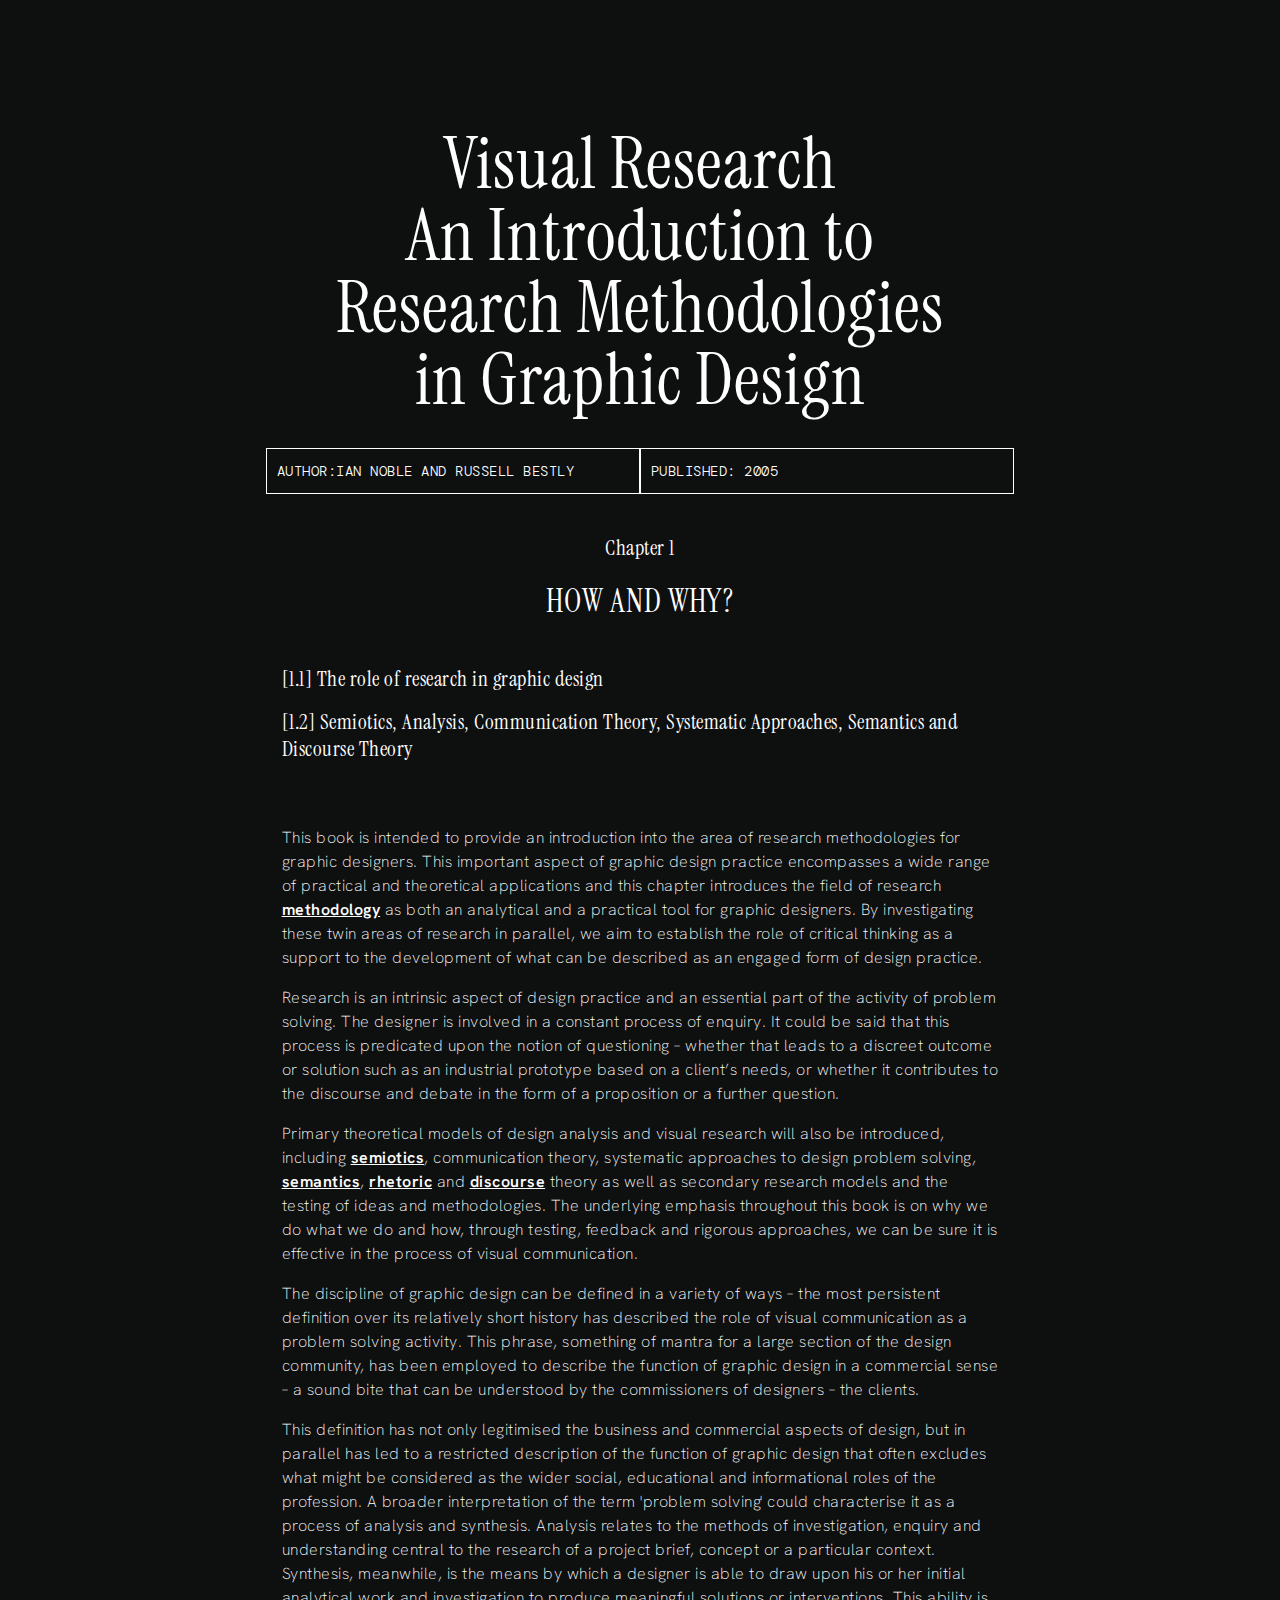
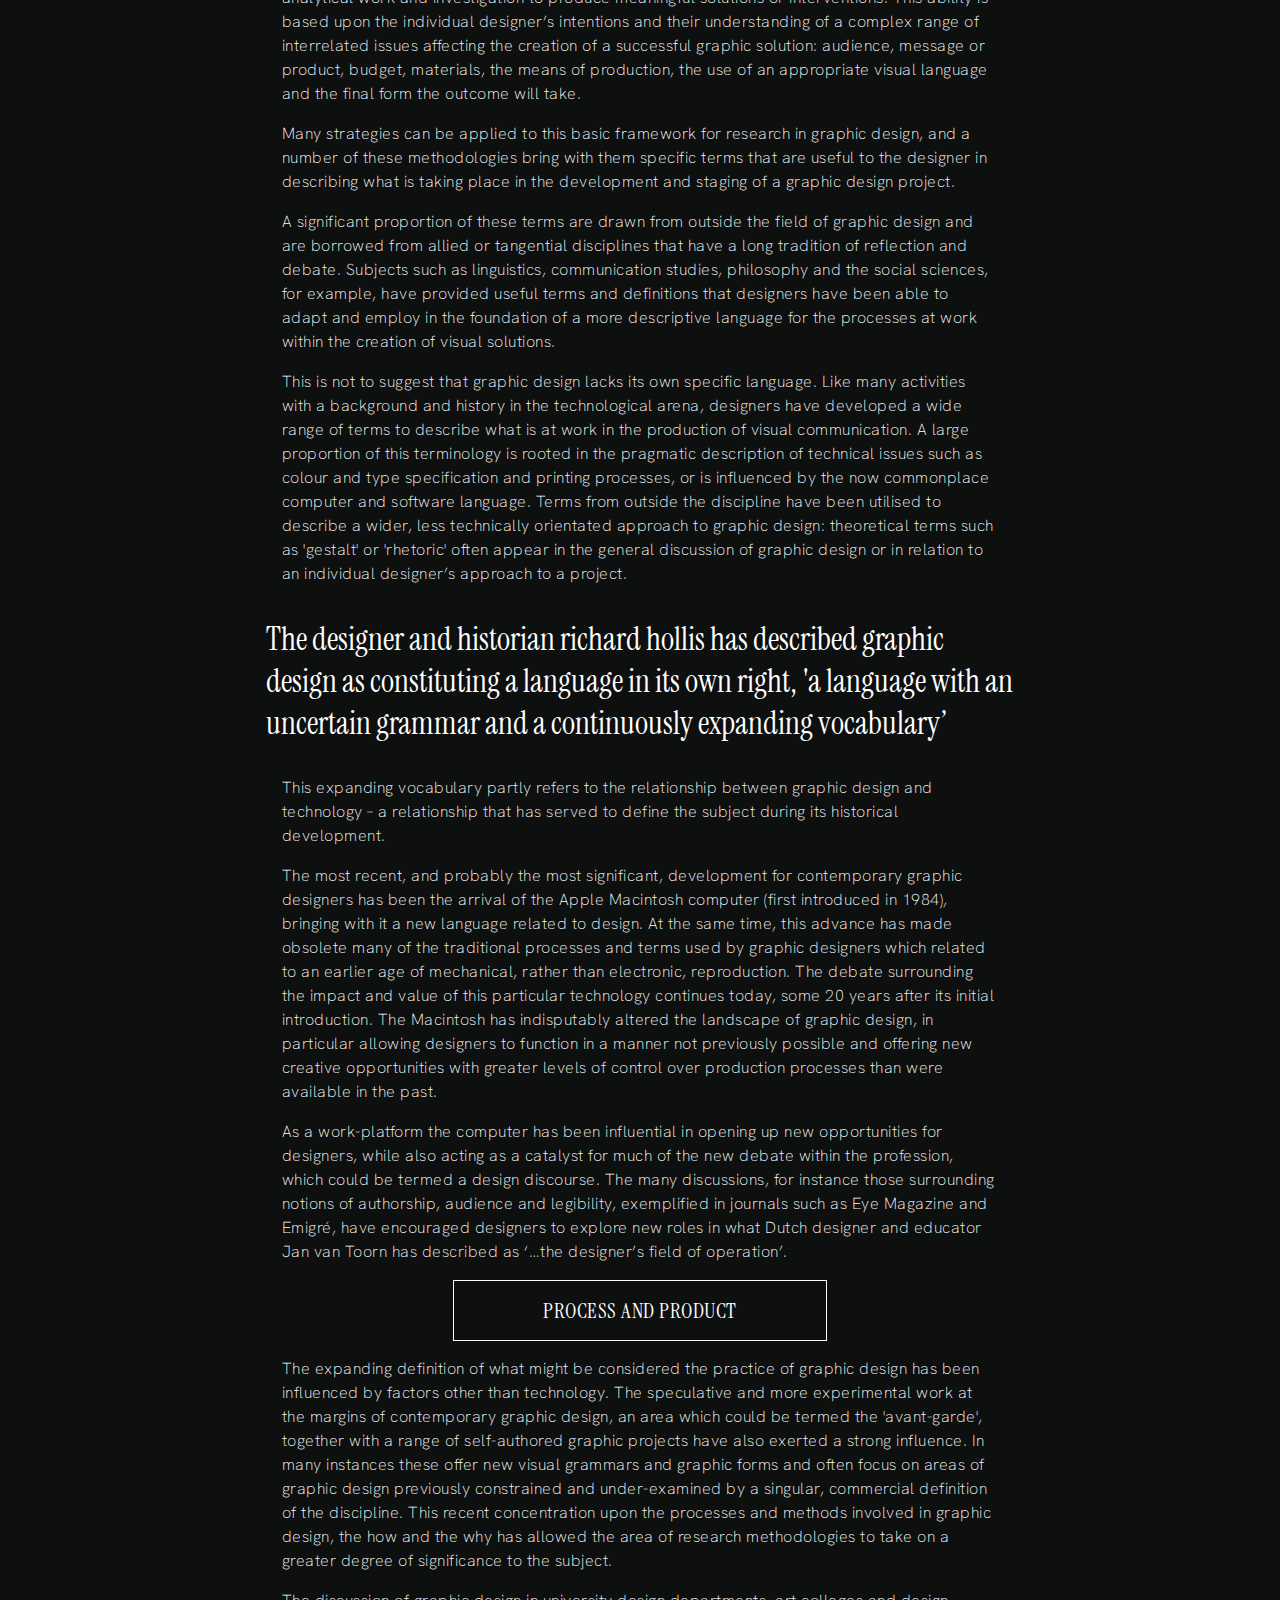
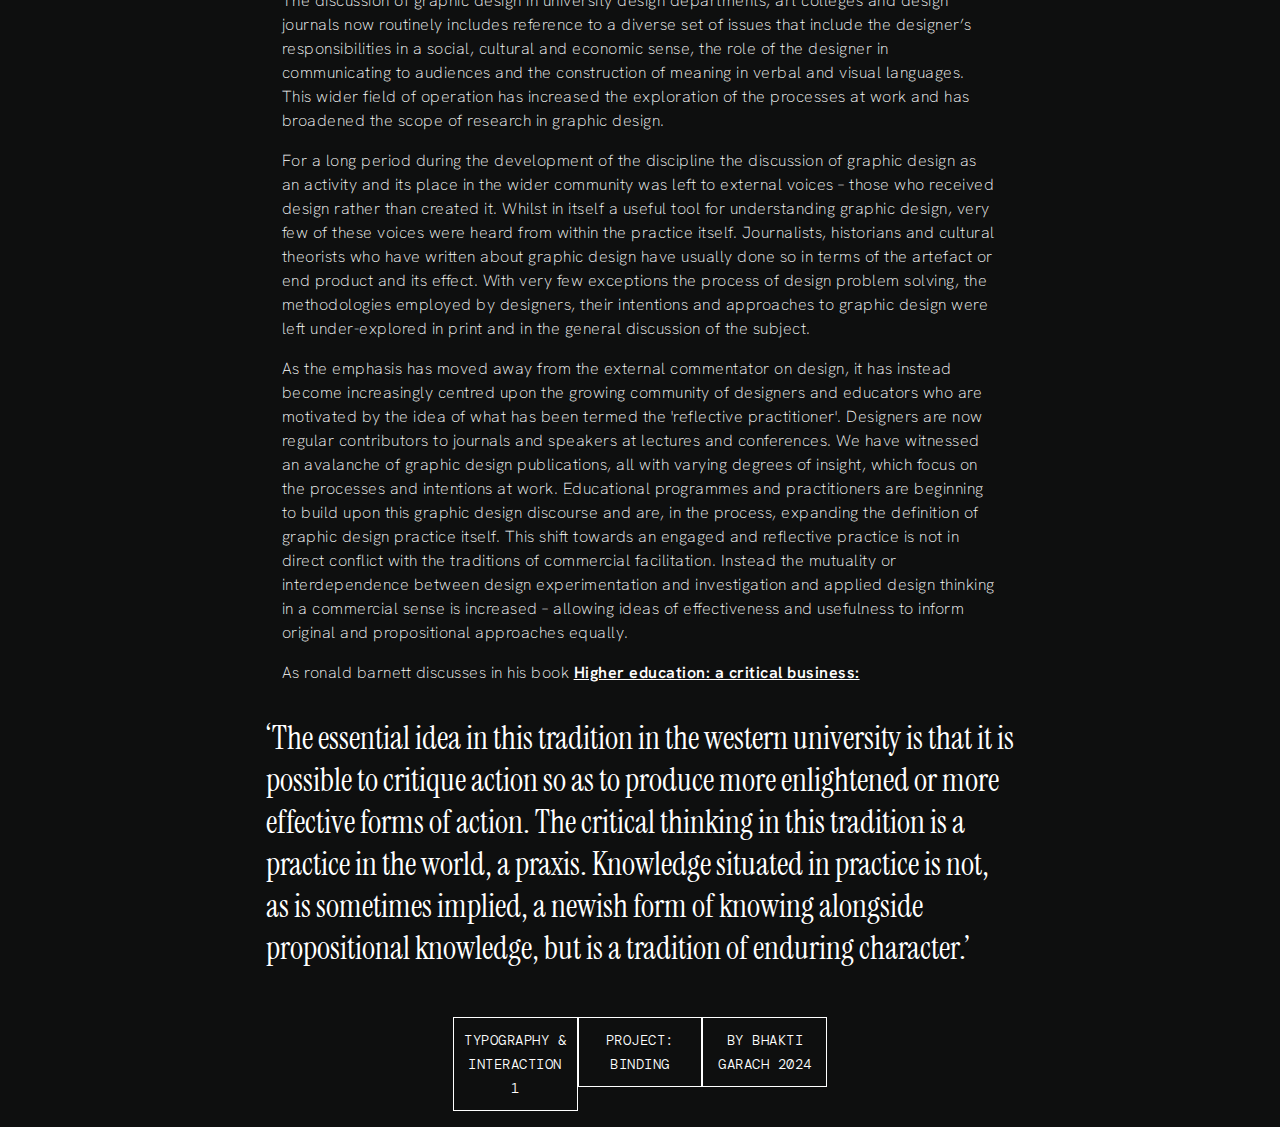
<file: visual.html>
<!DOCTYPE html>
<html lang="en">
	<head>
		<title>Binding</title>
		<meta name="viewport" content="width=device-width, initial-scale=1">
        <link href="assets/reset.css" rel="stylesheet">
        <link href="assets/common.css" rel="stylesheet">
        <!-- <link href="assets/direction-1.css" rel="stylesheet"> -->
        <!-- <link href="assets/direction-2.css" rel="stylesheet"> -->
        <link href="assets/direction-3.css" rel="stylesheet">

        <!-- fonts -->
        <!-- DM Mono -->
        <link rel="preconnect" href="https://fonts.googleapis.com">
        <link rel="preconnect" href="https://fonts.gstatic.com" crossorigin>
        <link href="https://fonts.googleapis.com/css2?family=DM+Mono:ital,wght@0,300;0,400;0,500;1,300;1,400;1,500&display=swap" rel="stylesheet">

        <!-- Instrument Serif -->
        <link rel="preconnect" href="https://fonts.googleapis.com">
        <link rel="preconnect" href="https://fonts.gstatic.com" crossorigin>
        <link href="https://fonts.googleapis.com/css2?family=Instrument+Serif:ital@0;1&display=swap" rel="stylesheet">

        <!-- Hanken Grotesk -->
        <link rel="preconnect" href="https://fonts.googleapis.com">
        <link rel="preconnect" href="https://fonts.gstatic.com" crossorigin>
        <link href="https://fonts.googleapis.com/css2?family=Hanken+Grotesk:ital,wght@0,100..900;1,100..900&display=swap" rel="stylesheet">

    </head>
    <body>
        <header class="menu">
            <!-- sticky menu -->
             <nav>
                <ul class="menu-grid">
                    <li><a href="index.html" class="menu-item home">Home</a></li>
                    <li><a href="index.html" class="menu-item colophon">Colophon</a></li>
                    <li><a href="#visual" class="menu-item visual current">Visual</a></li>
                    <li><a href="type.html" class="menu-item type">Type</a></li>
                    <li><a href="color.html" class="menu-item interaction">Color</a></li>
                    <li><a href="reading.html" class="menu-item reading">Recommend</a></li>
                </ul>
             </nav>
        </header>
        <article>
            <h1>Visual Research </br>An Introduction to Research Methodologies in Graphic Design</h1>
        </article>
        <article class="table">
            <section>
                <p>AUTHOR:IAN NOBLE AND RUSSELL BESTLY</p>
            </section>
            <section>
                <p>PUBLISHED: 2005</p>
            </section>
        </article>
        <article class="chapter">
            <h3>Chapter 1</h3>
            <h2>HOW AND WHY?</h2>
        </article>
        <article>
            <section class="chapter-title">
                <h4><var><sup>[1.1]</sup> The role of research in graphic design</var></h4>

                <h4><var><sup>[1.2]</sup> Semiotics, Analysis, Communication Theory, Systematic Approaches, Semantics and Discourse Theory</var></h4>
            </section>
        </article>
    <article class="definitions">
        <section class="first-box">
            <p>This book is intended to provide an introduction into the area of research methodologies for graphic designers. This important aspect of graphic design practice encompasses a wide range of practical and theoretical applications and this chapter introduces the field of research <a href="#definition-methodology">methodology</a> as both an analytical and a practical tool for graphic designers. By investigating these twin areas of research in parallel, we aim to establish the role of critical thinking as a support to the development of what can be described as an engaged form of design practice.</p>

            <p>Research is an intrinsic aspect of design practice and an essential part of the activity of problem solving. The designer is involved in a constant process of enquiry. It could be said that this process is predicated upon the notion of questioning – whether that leads to a discreet outcome or solution such as an industrial prototype based on a client’s needs, or whether it contributes to the discourse and debate in the form of a proposition or a further question.</p>
                
            <p>Primary theoretical models of design analysis and visual research will also be introduced, including <a href="#definition-semiotics">semiotics</a>, communication theory, systematic approaches to design problem solving, <a href="#definition-semantics">semantics</a>, <a href="#definition-rhetoric">rhetoric</a> and <a href="#definition-discourse">discourse</a> theory as well as secondary research models and the testing of ideas and methodologies. The underlying emphasis throughout this book is on why we do what we do and how, through testing, feedback and rigorous approaches, we can be sure it is effective in the process of visual communication.</p>
        </section>
    </article>
    <article class="second-box">
        <p>The discipline of <mark>graphic design</mark> can be defined in a variety of ways – the most persistent definition over its relatively short history has described <mark>the role of visual communication as a problem solving activity.</mark> This phrase, something of mantra for a large section of the design community, has been employed to describe the function of graphic design in a commercial sense – a sound bite that can be understood by the commissioners of designers – the clients.</p>

        <p>This definition has not only legitimised the business and commercial aspects of design, but in parallel has led to a restricted description of the function of graphic design that often excludes what might be considered as the wider social, educational and informational roles of the profession. A broader interpretation of the term 'problem solving' could characterise it as a process of analysis and synthesis. <mark>Analysis relates to the methods of investigation,</mark> enquiry and understanding central to the research of a project brief, concept or a particular context. <mark>Synthesis, meanwhile, is the means by which a designer is able to draw upon his or her initial analytical work and investigation to produce meaningful solutions or interventions.</mark> This ability is based upon the individual designer’s intentions and their understanding of a complex range of interrelated issues affecting the creation of a successful graphic solution: audience, message or product, budget, materials, the means of production, the use of an appropriate visual language and the final form the outcome will take.</p>
    </article>
    <article class="third-box">    
        <p>Many strategies can be applied to this basic framework for research in graphic design, and a number of these methodologies bring with them specific terms that are useful to the designer in describing what is taking place in the development and staging of a graphic design project.</p>
    </article>
    <article class="fourth-box">
        <p>A significant proportion of these terms are drawn from outside the field of graphic design and are borrowed from allied or tangential disciplines that have a long tradition of reflection and debate. Subjects such as <a href="#definitions-section">linguistics</a>, communication studies, philosophy and the social sciences, for example, have provided useful terms and definitions that designers have been able to adapt and employ in the foundation of a more descriptive language for the processes at work within the creation of visual solutions.</p>
            
        <p>This is not to suggest that graphic design lacks its own specific language. Like many activities with a background and history in the technological arena, designers have developed a wide range of terms to describe what is at work in the production of visual communication. A large proportion of this terminology is rooted in the pragmatic description of technical issues such as colour and type specification and printing processes, or is influenced by the now commonplace computer and software language. Terms from outside the discipline have been utilised to describe a wider, less technically orientated approach to graphic design: theoretical terms such as <a href="#definitions-section">'gestalt'</a> or 'rhetoric' often appear in the general discussion of graphic design or in relation to an individual designer’s approach to a project.</p>
    <article>        
    <article>
        <blockquote>The designer and historian richard hollis has described graphic design as constituting a language in its own right, 'a language with an uncertain grammar and a continuously expanding vocabulary’</blockquote> 
        <p>This expanding vocabulary partly refers to the relationship between graphic design and technology – a relationship that has served to define the subject during its historical development.</p>
    </article>
    <article>
        <p>The most recent, and probably the most significant, development for contemporary graphic designers has been the arrival of the Apple Macintosh computer (first introduced in 1984), bringing with it a new language related to design. At the same time, this advance has made obsolete many of the traditional processes and terms used by graphic designers which related to an earlier age of mechanical, rather than electronic, reproduction. The debate surrounding the impact and value of this particular technology continues today, some 20 years after its initial introduction. The Macintosh has indisputably altered the landscape of graphic design, in particular allowing designers to function in a manner not previously possible and offering new creative opportunities with greater levels of control over production processes than were available in the past.</p>
            
        <p>As a work-platform the computer has been influential in opening up new opportunities for designers, while also acting as a catalyst for much of the new debate within the profession, which could be termed a design discourse. The many discussions, for instance those surrounding notions of authorship, audience and legibility, exemplified in journals such as Eye Magazine and Emigré, have encouraged designers to explore new roles in what Dutch designer and educator Jan van Toorn has described as ‘…the designer’s field of operation’.</p>
    </article>
    <article>
        <section>
            <div class="sub-section">
                <h3>PROCESS AND PRODUCT</h3>
            </div> 
            <div>
                <p>The expanding definition of what might be considered the practice of graphic design has been influenced by factors other than technology. The speculative and more experimental work at the margins of contemporary graphic design, an area which could be termed the 'avant-garde', together with a range of self-authored graphic projects have also exerted a strong influence. In many instances these offer new visual grammars and graphic forms and often focus on areas of graphic design previously constrained and under-examined by a singular, commercial definition of the discipline. This recent concentration upon the processes and methods involved in graphic design, the how and the why has allowed the area of research methodologies to take on a greater degree of significance to the subject.</p>
            
                <p>The discussion of graphic design in university design departments, art colleges and design journals now routinely includes reference to a diverse set of issues that include the designer’s responsibilities in a social, cultural and economic sense, the role of the designer in communicating to audiences and the construction of meaning in verbal and visual languages. This wider field of operation has increased the exploration of the processes at work and has broadened the scope of research in graphic design.</p>
            </div>
            <div>
                <p>For a long period during the development of the discipline the discussion of graphic design as an activity and its place in the wider community was left to external voices – those who received design rather than created it. Whilst in itself a useful tool for understanding graphic design, very few of these voices were heard from within the practice itself. Journalists, historians and cultural theorists who have written about graphic design have usually done so in terms of the artefact or end product and its effect. With very few exceptions <mark>the process of design problem solving, the methodologies employed by designers,</mark> their intentions and approaches to graphic design were <mark>left under-explored in print</mark> and in the general discussion of the subject.</p>
            </div>
            <div>
                <p>As the emphasis has moved away from the external commentator on design, it has instead become increasingly centred upon the growing community of designers and educators who are motivated by the idea of what has been termed the 'reflective practitioner'. Designers are now regular contributors to journals and speakers at lectures and conferences. We have witnessed an avalanche of graphic design publications, all with varying degrees of insight, which focus on the processes and intentions at work. Educational programmes and practitioners are beginning to build upon this graphic design discourse and are, in the process, expanding the definition of graphic design practice itself. This shift towards an engaged and reflective practice is not in direct conflict with the traditions of commercial facilitation. Instead the mutuality or interdependence between design experimentation and investigation and applied design thinking in a commercial sense is increased – allowing ideas of effectiveness and usefulness to inform original and propositional approaches equally.</p>
            </div>
        </section>
    </article>
    <article>
        <div>
            <p>As ronald barnett discusses in his book <cite><a href="https://www.amazon.com/Higher-Education-Critical-Business-Research/dp/0335197035">Higher education: a critical business:</a></cite></p>
        </div>
        <div>
            <blockquote>‘The essential idea in this tradition in the western university is that it is possible to critique action so as to produce more enlightened or more effective forms of action. The critical thinking in this tradition is a practice in the world, a praxis. Knowledge situated in practice is not, as is sometimes implied, a newish form of knowing alongside propositional knowledge, but is a tradition of enduring character.’</blockquote>
        </div>
    </article>

    <!-- Definitions -->
    <article id="definition-methodology">
        <p class="close"><a href="#visual">Close</a></p>
        <p><em>Methodology</em></p>
        <p>The science of method, or a body of methods, employed in a particular activity such as the research aspects of a project. A logical, predefined and systematic strategy by which to undertake a graphic design project, to include methods of evaluation of experimental outcomes, a schedule for each stage of the project and a stated intention or purpose in relation to anticipated outcomes. It could also be employed to describe an approach to graphic design in general: a particular manner of working or a procedure used in the production of graphic design. Sometimes used in reference to organisation or a technique of organising and analysing, or a scheme of classification.
        </p>
    </article>

    <article id="definition-semiotics">
        <p class="close"><a href="#visual">Close</a></p>
        <p><em>Semiotics</em></p>
        <p>The study of signs and symbols, especially the relationship between written or spoken signs and their referents in the physical world or the world of ideas. A core strategic method by which graphic marks, texts and images can be deconstructed and interpreted to determine their underlying meanings.
        </p>
    </article>

    <div class="overlay"></div>
    <footer class="footer-grid">
        <section>
            <p>Typography & Interaction 1</p>
        </section>
        <section>
            <p>Project: Binding</p>
        </section>
        <section>
            <p>By Bhakti Garach 2024</p>
        </section>
        <!-- <div>
            <a id="top" href="#">↑</a>
        </div> -->
    </footer>

    </body>
</html>
</file>
<file: assets/common.css>
/* general styles */
	/* --base-size: 20px; */

  /* font */
  @font-face {
    font-family: TimesNow-ExtraLight;
    src: url(fonts/TimesNow-ExtraLight.ttf);
}



/* variable list */
:root {

    /* menu style */
    --menu-bg: #0E0F0F;
    --menu-font: 'DM Mono';
    --menu-text-color: white;
    --menu-font-size: 0.9rem;
    --menu-padding: 1rem;
    --menu-underline-width: 1px;
    --circle-size: 15px;
    --circle-spacing: 0.5rem;

    /* general style */
    --base-size: 20px;
    --arrow-color: white;
    --book-color: white;

    /* font style */
    --heading-font: Instrument Serif;
    --subheading-font: Instrument Serif;
    --block-quote-font: Instrument Serif;
    --body-font: Hanken Grotesk;
    --book-visual-font-1: Marcellus;
    --book-visual-font-2: Lustria;
    --book-type-font-1: Chivo;
    --book-color-font-1: 'Crimson Text';

    /* color style */
    --body-bg-color: #0E0F0F;
    --bg-color-1: #feb832;
    --bg-color-2: yellow;
    --bg-color-3: yellow;
    --highlight-color: yellow;
    --book-border: #656565;
    --body-color: white;

    /* h1 style */
    --h1-font-size: 3rem;
    --h1-margin: 0;
    --h1-color: white;
    --h1-letter-specing: 1px;
    --h1-line-height: 3rem;
  
    /* h2 */
    --h2-font-size: 2rem;
    --h2-margin: 0;
    --h2-color: white;
    --h2-letter-specing: 1px;
    --h2-line-height: 4rem;
  
    /* h3 */
    --h3-font-size: 1.2rem;
    --h3-font-weight: 400;
    --h3-padding-top: 0.5rem;
    --h3-padding-bottom: 0.5rem;
    --h3-margin: 0;
    --h3-color: white;
    --h3-letter-specing: 0.5px;
  
    /* paragraph style */
      --p-font-size: 1rem;
      --p-font-weight: 200;
      --p-padding-top: 0.5rem;
      --p-padding-bottom: 0.5rem;
      --p-line-height: 1.5rem;
      --p-letter-spacing: 0.5px;
      --p-color: white;
  }

  @media (min-width: 1280px) {
    :root {
    --h1-font-size: 4.5rem;
    --h1-margin: 0;
    --h1-color: white;
    --h1-letter-specing: 1px;
    --h1-line-height: 4.5rem;
    }
  }

body {
    margin: 1rem;
    background-color: var(--body-bg-color);

    scroll-behavior: smooth;
  }

/* footer {
    font-family: var(--menu-font);
    font-size: var(--menu-font-size);
}

#top {
    font-size: 1.5rem;
    background-color: white;
    color: var(--body-bg-color);
    padding: 1rem;
    position: fixed;
    right: 2vw;
    bottom: 2vh;
    } */

  /* circle colors */
  .home {
    --circle-color: #1FDE86;
  }
  
  .colophon {
    --circle-color: #948EFF;
  }
  
  .visual {
    --circle-color: #EAFF01;
  }
  
  .type {
    --circle-color: #F4320C;
  }
  
  .interaction {
    --circle-color: #FF8BCD;
  }
  
  .reading {
    --circle-color: #0095FF;
  }

  /* Sticky menu styles */

  .menu {
    position: sticky;
    z-index: 10;
    top: 0;
  }

  .menu-grid {
    display: grid;
    gap: 0.7rem;
    grid-template-columns: repeat(3, 1fr);
    grid-template-rows: repeat(2, 1fr);
    list-style: none;
    margin: 0;

    text-align: left;
    /* position: fixed; */
    top: 0;
    background-color: var(--menu-bg);
    /* z-index: 1; */
    padding: 0.5rem 1rem 1rem 1rem;
    margin: auto;
    /* width: 100svw; */
    align-content: center;
  }

  /* Mobile Menu */
  /* @media (min-width: 375px) {
    .mobile-menu {
        display: flex;
    }

    .menu-grid {
        display: grid;
        grid-template-rows: repeat(6, 1fr);
        height: 50vh;
        background-color: black;
        align-items: flex-start;
    }
  } */

  /* Desktop media query*/
  @media (min-width: 1280px) {
    .menu-grid {
    display: grid;
    gap: 0.5rem;
    grid-template-columns: repeat(6, 1fr);
    list-style: none;
    padding: 0;
    margin: 0;
    /* width: 100%; */
    height: 80px;
    text-align: left;
    /* position: fixed;
    top: 0;
    z-index: 1; */
    background-color: var(--menu-bg);
    
    padding: var(--menu-padding);
    }
  }

  .menu-item {
    font-family: var(--menu-font);
    font-size: var(--menu-font-size);
    text-transform: uppercase;
    color: var(--menu-text-color);
    display: flex;
    align-items: center;
    justify-content: left;
    position: relative;
    padding-top: 1rem;
    opacity: 0;
    transform: translateY(20px);
    animation: slideIn 0.6s ease-out forwards;
  }

  .menu-item.current {
    text-decoration: underline;
  }

  .current.home {
    color: var(--circle-color);
  }

  .colophon:visited {
    text-decoration: underline var(--circle-color)
  }

  .current.visual {
    color: var(--circle-color);
  }

  .current.type {
    color: var(--circle-color)
  }

  .current.interaction {
    color: var(--circle-color);
  }

  .current.reading {
    color: var(--circle-color)
  }

  /* Tablet media query*/
  @media (min-width: 900px) {
    .menu-grid {
    display: grid;
    gap: 0.5rem;
    grid-template-columns: repeat(6, 1fr);
    list-style: none;
    padding: 0;
    margin: 0;
    /* width: 100%; */
    height: 80px;
    text-align: left;
    position: sticky;
    top: 0;
    background-color: var(--menu-bg);
    z-index: 1;
    padding: var(--menu-padding);
    }
  }

  .menu-item {
    font-family: var(--menu-font);
    font-size: var(--menu-font-size);
    text-transform: uppercase;
    color: var(--menu-text-color);
    display: flex;
    align-items: center;
    justify-content: left;
    position: relative;
    padding-top: 1rem;
    overflow: hidden;
    opacity: 0;
    transform: translateY(20px);
  animation: slideIn 0.6s ease-out forwards;
  }

  @keyframes slideIn {
    0% {
      opacity: 0;
      transform: translateY(20px);
    }
    100% {
      opacity: 1;
      transform: translateY(0);
    }
  }
  
  .menu-item:nth-child(1) {
    animation-delay: 0.1s;
  }
  
  .menu-item:nth-child(2) {
    animation-delay: 0.2s;
  }
  
  .menu-item:nth-child(3) {
    animation-delay: 0.3s;
  }
  
  .menu-item:nth-child(4) {
    animation-delay: 0.4s;
  }
  
  .menu-item:nth-child(5) {
    animation-delay: 0.5s;
  }
  
  .menu-item:nth-child(6) {
    animation-delay: 0.6s;
  }

  .menu-item::before {
    content: '';
    width: var(--circle-size);
    height: var(--circle-size);
    background-color: var(--circle-color);
    border-radius: 50%;
    display: inline-block;
    margin-right: var(--circle-spacing);
  }

  .menu-item:hover {
    color: var(--circle-color);
    text-decoration: underline var(--circle-color) var(--menu-underline-width);
    text-underline-offset: 4px;
  }

  .menu-item:active {
    color: var(--circle-color);
    text-decoration: underline var(--circle-color) var(--menu-underline-width);
    text-underline-offset: 4px;
  }

  /* form style */

  .form-container {
    max-width: 600px;
    margin: 40px auto;
    padding: 20px;
    border-color: white;
    border-radius: 8px;
  }

  .form-container h1 {
    font-family: var(--heading-font);
    font-size: var(--h1-font-size);
    margin: var(--h1-margin);
    color: var(--h1-color);
    letter-spacing: var(--h1-letter-specing);
    text-align: left;
    margin-top: 4rem;
    line-height: var(--h1-line-height);

  }

  .form-container p {
    text-align: left;
    font-family: var(--body-font);
    font-size: var(--p-font-size);
    font-weight: var(--p-font-weight);
    letter-spacing: var(--p-letter-spacing);
    line-height: var(--p-line-height);
    color: var(--p-color);
    padding-top: var(--p-padding-top);
    padding-bottom: var(--p-padding-bottom);
  }
  
  .book-form {
    display: flex;
    flex-direction: column;
    gap: 15px;
  }
  
  label {
    font-family: var(--menu-font);
    font-size: var(--menu-font-size);
    color: white;
    padding-top: 1rem;
    padding-bottom: 1rem;
    text-transform: uppercase;
  }
  
  textarea {
    padding: 10px;
    font-family: var(--body-font);
    font-size: var(--p-font-size);
    border: 1px solid #656565;
    outline: none;
    transition: border 0.3s ease;
    color: var(--book-border);
  }
  
  textarea:focus {
    border-color: #0077cc;
    color: var(--body-color);
  }
  
  button.submit-btn {
    padding: 12px;
    font-family: var(--menu-font);
    font-size: var(--menu-font-size);
    text-transform: uppercase;
    text-align: center;
    background-color: #0077cc;
    color: white;
    border: none;
    cursor: pointer;
    transition: background-color 0.3s ease;
  }
  
  button.submit-btn:hover {
    background-color: #005fa3;
  }

      /* desktop media query */
@media (min-width: 1280px) {
    article h1 {
        font-size: 4.5rem;
        padding-top: 2rem;
        width: 700px;
        margin: auto;
        text-align: center;
        line-height: 4.5rem;
      }
    }
  
  /* Mobile media query */
  @media (max-width: 600px) {
    .container {
      margin: 20px;
      padding: 15px;
    }
  
    h1 {
      font-size: 1.5em;
    }
    
    .book-form {
      gap: 10px;
    }
  }
  
 
/* footer style */

.footer-grid {
    padding-top: 3rem;
  }
  
  .footer-grid p {
    display: grid;
    grid-template-rows: 1fr;
    font-family: var(--menu-font);
    font-size: var(--menu-font-size);
    color: var(--p-color);
    text-transform: uppercase;
    border: 1px solid white;
    font-weight: 300;
    margin: 0;
    padding: 10px;
    text-align: center;
    
  }
  
      /* desktop media query */
      @media (min-width: 1280px) {
    
          .footer-grid {
            padding-top: 2rem;
            display: grid;
            grid-template-columns: repeat(3, 1fr);
            margin: auto;
          }
          .footer-grid p {
            font-family: var(--menu-font);
            font-size: var(--menu-font-size);
            color: var(--p-color);
            text-transform: uppercase;
            border: 1px solid white;
            font-weight: 300;
            margin: 0;
            padding: 10px;
            
          }
      }

          @media (min-width: 1280px){
      .footer-grid {
        width: 50%;
      }
    }
</file>
<file: assets/landing.css>
/* variable list */
:root {

  /* menu style */
  --menu-bg: #0E0F0F;
  --menu-font: 'DM Mono';
  --menu-text-color: white;
  --menu-font-size: 0.9rem;
  --menu-padding: 1rem;
  --menu-underline-width: 1px;
  --circle-size: 15px;
  --circle-spacing: 0.5rem;

  /* general style */
  --base-size: 20px;
  --arrow-color: white;
  --book-color: white;

  /* font style */
  --heading-font: Instrument Serif;
  --subheading-font: Instrument Serif;
  --block-quote-font: Instrument Serif;
  --body-font: Hanken Grotesk;
  --book-visual-font-1: Marcellus;
  --book-visual-font-2: Lustria;
  --book-type-font-1: Chivo;
  --book-color-font-1: 'Crimson Text';

  /* color style */
  --body-bg-color: #0E0F0F;
  --bg-color-1: #feb832;
  --bg-color-2: yellow;
  --bg-color-3: yellow;
  --highlight-color: yellow;
  --book-border: #656565;
  --body-color: white;

  /* h1 style */
  --h1-font-size: 3rem;
  --h1-margin: 0;
  --h1-color: white;
  --h1-letter-specing: 1px;
  --h1-line-height: 3rem;

  /* h2 */
  --h2-font-size: 2rem;
  --h2-margin: 0;
  --h2-color: white;
  --h2-letter-specing: 1px;
  --h2-line-height: 4rem;
  --h2-font-weight: 300;

  /* h3 */
  --h3-font-size: 1.2rem;
  --h3-font-weight: 400;
  --h3-padding-top: 0.5rem;
  --h3-padding-bottom: 0.5rem;
  --h3-margin: 0;
  --h3-color: white;
  --h3-letter-specing: 0.5px;

  /* paragraph style */
    --p-font-size: 1rem;
    --p-font-weight: 200;
    --p-padding-top: 0.5rem;
    --p-padding-bottom: 0.5rem;
    --p-line-height: 1.5rem;
    --p-letter-spacing: 0.5px;
    --p-color: white;
}

 @media (min-width: 1280px) {
  :root {
  --h1-font-size: 4.5rem;
  --h1-margin: 0;
  --h1-color: white;
  --h1-letter-specing: 1px;
  --h1-line-height: 4.5rem;
  }
}

  .main {
    text-align: center;
    display: flex;
    flex-direction: column;
    align-items: center;
    justify-content: center;
    height: 100vh;
    margin-top: 4rem;
  }

  h1 {
    font-family: var(--heading-font);
    font-size: 3rem;
    margin: var(--h1-margin);
    color: var(--h1-color);
    letter-spacing: var(--h1-letter-specing);
  }

    /* Desktop media query*/
    @media (min-width: 1280px) {
      h1 {
        font-size: 4rem;

      }
      .colophon-text {
        display: grid;
        column-gap: 2rem;
        grid-template-columns: 0.75fr 1.25fr;
        margin-top: 1.5rem;
        padding-top: 1.5rem;
        width: 70%;
        margin: auto;
      }
      .colophon-text p {
        margin: auto;
        padding-bottom: 30px;
        padding-left: 50px;
      }
      .main {
        height: 80svh;
      }
    }

.colophon-text h2 {
  font-family: var(--subheading-font);
  font-size: var(--h2-font-size);
  font-weight: var(--h2-font-weight);
  color: var(--h2-color);
  letter-spacing: var(--h2-letter-specing);
  margin: 0.5rem 1rem;
  padding-top: 1.5rem;
  padding-bottom: 1.5rem;
  font-weight: var(--h2-font-weight);
  border-bottom: 1px solid white;
}

  p {
    font-family: var(--body-font);
    font-size: var(--p-font-size);
    font-weight: var(--p-font-weight);
    color: var(--body-color);
    line-height: var(--p-line-height);
    letter-spacing: var(--p-letter-spacing);
    margin: 1.5rem 1rem;
  }

.indicator {
  font-family: var(--menu-font);
  font-size: var(--menu-font-size);
  color: #656565;
  text-transform: uppercase;
}
/* Arrows style */
.arrows {
    /* margin-top: 1rem; */
    display: flex;
    flex-direction: column;
    align-items: center;
    gap: 0.2rem;
  }
  
  .arrow-1 {
    width: 0.7rem;
    height: 0.7rem;
    border: solid var(--arrow-color);
    border-width: 0 1px 1px 0;
    transform: rotate(45deg);
    animation: bounce 1s infinite;
  }
  
  .arrow-2 {
    width: 0.7rem;
    height: 0.7rem;
    border: solid var(--arrow-color);
    border-width: 0 1px 1px 0;
    transform: rotate(45deg);
    animation: bounce 1s infinite;
    animation-delay: 0.5s;
  }

@keyframes bounce {
  0%, 100% {
    transform: translateY(0) rotate(45deg);
  }
  50% {
    transform: translateY(5px) rotate(45deg);
  }
}

/* book rack container*/
.book-rack {
    display: flex;
    gap: 0.6rem;
    align-items:end;
    padding-top: 2rem;
    padding-bottom: 2rem;
    overflow: clip;
    
  }

  /* book visual */
  .book-visual {
    position: relative;
    width: 120px;
    height: 450px;
    background-color: var(--book-color);
    display: flex;
    flex-direction: column;
    justify-content: center;
    align-items: center;
    text-align: center;
  }

.book-visual:hover {
    background-color: #EAFF01;
    color: black;
    transform: rotate(1.5deg);
  }

.center-text {
  font-family: var(--book-visual-font-2);
  color: black;
  font-size: 0.7rem;
  line-height: 1rem;
  padding-top: 20px;
  padding-bottom: 20px;
  }
  
  .text-vertical {
    font-family: var(--book-visual-font-1);
    font-size: 3.5rem;
    line-height: 3.2rem;
    color: var(--text-color);
    text-transform: uppercase;
  }

  /* book type */
  .book-type {
    position: relative;
    width: 40px;
    height: 550px;
    background-color: var(--book-color);
    display: flex;
    flex-direction: column;
    justify-content: space-between;
    align-items: center;
    text-align: center;
    padding-top: 20px;
    padding-bottom: 20px;
  }

  .book-type:hover {
    background-color: #F4320C;
    color: white;
    transform: rotate(-1.5deg);
  }

  .type-author {
    color: black;
    writing-mode: vertical-lr;
    text-transform: uppercase;
    font-family: var(--book-type-font-1);
    font-weight: 300;
    font-size: 0.7rem;
  }

  .text-horizontal {
    writing-mode: vertical-rl;
    color: black;
    text-transform: uppercase;
    font-family: var(--book-type-font-1);
    font-weight: 600;
  }

  /* book color */
  .book-color {
    position: relative;
    width: 80px;
    height: 500px;
    background-color: var(--book-color);
    display: flex;
    flex-direction: column;
    justify-content: space-between;
    align-items: center;
    text-align: center;
    transform: rotate(-1.5deg);
  }

  .book-color:hover {
    background-color: #FF8BCD;
    color: white;
    transform: rotate(0deg);
  }

  .color-author {
    color: black;
    font-family: var(--book-color-font-1);
    font-size: 0.8rem;
    text-transform: uppercase;
    padding-bottom: 20px;
  }

  .color-spine-title {
    writing-mode: vertical-rl;
    color: black;
    padding-top: 20px;
    font-family: var(--book-color-font-1);
    font-size: 2.3rem;
    font-weight: 600;
  }

  /* Empty Books */
  .empty-book-1 {
    position: relative;
    width: 120px;
    height: 600px;
    border: solid 1px;
    border-color: var(--book-border);
  }

  .empty-book-2 {
    position: relative;
    width: 60px;
    height: 500px;
    border: solid 1px;
    border-color: var(--book-border);
  }

  .empty-book-3 {
    position: relative;
    width: 40px;
    height: 470px;
    border: solid 1px;
    border-color: var(--book-border);
  }

  .empty-book-4 {
    position: relative;
    width: 60px;
    height: 520px;
    border: solid 1px;
    border-color: var(--book-border);

  }

  .empty-book-5 {
    position: relative;
    width: 40px;
    height: 570px;
    border: solid 1px;
    border-color: var(--book-border);

  }

  .empty-book-6 {
    position: relative;
    width: 90px;
    height: 520px;
    border: solid 1px;
    border-color: var(--book-border);

  }
  .empty-book-7 {
    position: relative;
    width: 20px;
    height: 400px;
    border: solid 1px;
    border-color: var(--book-border);

  }

  .empty-book-8 {
    position: relative;
    width: 50px;
    height: 600px;
    border: solid 1px;
    border-color: var(--book-border);

  }

    .empty-book-9 {
      position: relative;
      width: 20px;
      height: 600px;
      border: solid 1px;
      border-color: var(--book-border);
  
    }

    .empty-book-10 {
      position: relative;
      width: 120px;
      height: 550px;
      border: solid 1px;
      border-color: var(--book-border);
  
    }
  
    .empty-book-11 {
      position: relative;
      width: 50px;
      height: 485px;
      border: solid 1px;
      border-color: var(--book-border);
  
    }
    .empty-book-12 {
      position: relative;
      width: 90px;
      height: 520px;
      border: solid 1px;
      border-color: var(--book-border);
  
    }

    @media (min-width: 1280px){
      .footer-grid {
        width: 50%;
      }
    }
</file>
<file: assets/direction-1.css>
/* variable list */
:root {

	/* menu style */
	--menu-bg: #0E0F0F;
	--menu-font: 'DM Mono';
	--menu-text-color: white;
	--menu-font-size: 0.9rem;
	--menu-padding: 1rem;
	--menu-underline-width: 1px;
	--circle-size: 15px;
	--circle-spacing: 0.5rem;
  
	/* general style */
	--base-size: 20px;
	--arrow-color: white;
	--book-color: white;
  
	/* font style */
	--heading-font: Instrument Serif;
	--subheading-font: Instrument Serif;
	--block-quote-font: Instrument Serif;
	--body-font: Hanken Grotesk;
	--subtitle-font: Hanken Grotesk;
	--book-visual-font-1: Marcellus;
	--book-visual-font-2: Lustria;
	--book-type-font-1: Chivo;
	--book-color-font-1: 'Crimson Text';
  
	/* color style */
	--body-bg-color: #0E0F0F;
	--bg-color-1: #feb832;
	--bg-color-2: yellow;
	--bg-color-3: yellow;
	--highlight-color: yellow;
	--book-border: #656565;
	--body-color: white;
  
	/* h1 style */
	--h1-font-size: 3rem;
	--h1-margin: 0;
	--h1-color: white;
	--h1-letter-specing: 1px;
	--h1-line-height: 3rem;
  
	/* h2 */
	--h2-font-size: 2rem;
	--h2-margin: 0;
	--h2-color: white;
	--h2-letter-specing: 1px;
	--h2-line-height: 4rem;
  
	/* h3 */
	--h3-font-size: 1.3rem;
	--h3-font-weight: 400;
	--h3-padding-top: 0.5rem;
	--h3-padding-bottom: 0.5rem;
	--h3-margin: 0;
	--h3-color: white;
	--h3-letter-specing: 0.5px;
  
	/* h4 */
	--h4-font-size: 1.3rem;
	--h4-font-weight: 400;
	--h4-padding-top: 0.5rem;
	--h4-padding-bottom: 0.5rem;
	--h4-margin: 0;
	--h4-color: white;
	--h4-letter-specing: 0.5px;
  
  
	/* paragraph style */
	  --p-font-size: 1rem;
	  --p-font-weight: 200;
	  --p-padding-top: 0.5rem;
	  --p-padding-bottom: 0.5rem;
	  --p-line-height: 1.5rem;
	  --p-letter-spacing: 0.5px;
	  --p-color: white;
  }
  
  @media (min-width: 1280px) {
	:root {
	--h1-font-size: 4.5rem;
	--h1-margin: 0;
	--h1-color: white;
	--h1-letter-specing: 1px;
	--h1-line-height: 4.5rem;
	}
  }
  
  body {
	margin: 1rem;
	background-color: var(--body-bg-color);
	scroll-behavior: smooth;
  }
  
  
	h1 {
	  font-family: var(--heading-font);
	  font-size: var(--h1-font-size);
	  margin: var(--h1-margin);
	  color: var(--h1-color);
	  letter-spacing: var(--h1-letter-specing);
	  text-align: center;
	  margin-top: 4rem;
	  line-height: var(--h1-line-height);
  
	}

	.first-box h4 {
		font-family: var(--body-font);
		font-size: var(--h4-font-size);
		margin: var(--h4-margin);
		color: var(--h4-color);
		letter-spacing: var(--h4-letter-specing);
		text-align: center;
		margin-top: 3rem;
		line-height: var(--h4-line-height);
		font-weight: 400;
		margin-bottom: 3rem;
	
	  }
  
	p {
	  font-family: var(--body-font);
	  font-size: var(--p-font-size);
	  color: var(--p-color);
	  line-height: var(--p-line-height);
	  font-weight: var(--p-font-weight);
	  letter-spacing: var(--p-letter-spacing);
	  margin: 1rem;
	  
	}

	blockquote {
		font-family: var(--block-quote-font);
		font-size: var(--h2-font-size);
		color: var(--h2-color);
		margin: var(--h2-margin);
		padding-top: 1rem;
		padding-bottom: 1rem;
	  }

/* table */
.table {
	padding-top: 2rem;
  }
  .table p {
	display: grid;
	grid-template-rows: 1fr;
	font-family: var(--menu-font);
	font-size: var(--menu-font-size);
	color: var(--p-color);
	text-transform: uppercase;
	border: 1px solid white;
	font-weight: 300;
	margin: 0;
	padding: 10px;
	
  }
  
  .table em{
	font-weight: 500;
  }
  
	  /* desktop media query */
	  @media (min-width: 1280px) {
		article h1 {
			font-size: 4.5rem;
			padding-top: 2rem;
			width: 700px;
			margin: auto;
			text-align: center;
			line-height: 4.5rem;
		  }
	
		  .chapter-title {
			width: 40%;
			align-items: center;
			margin: auto;
			padding-top: 2rem;
			padding-bottom: 2rem;
		  }
	
		  .table {
			padding-top: 2rem;
			display: grid;
			grid-template-columns: repeat(2, 1fr);
			width: 60%;
			margin: auto;
		  }
		  .table p {
			font-family: var(--menu-font);
			font-size: var(--menu-font-size);
			color: var(--p-color);
			text-transform: uppercase;
			border: 1px solid white;
			font-weight: 300;
			margin: 0;
			padding: 10px;
			
		  }
		  .first-box {
			width: 50%;
			margin: auto;
			padding-top: 2rem;
	  
		  }
  
		  .footer-grid {
			width: 60%;
		  }
  
  
	  }
  
		  /* tablet media query */
		  @media (min-width: 768px) {
			h1 {
				font-size: 4rem;
				padding-top: 2rem;
				width: 80%;
				margin: auto;
				text-align: center;
				line-height: 4rem;
			  }
		
			  .table {
				padding-top: 2rem;
				display: grid;
				grid-template-rows: 1fr;
				width: 60%;
				margin: auto;
			  }
			  .table p {
				font-family: var(--menu-font);
				font-size: var(--menu-font-size);
				color: var(--p-color);
				text-transform: uppercase;
				border: 1px solid white;
				font-weight: 300;
				margin: 0;
				padding: 10px;
				
			  }
  
			  .first-box {
				width: 50%;
				margin: auto;
				padding-top: 2rem;
		  
			  }
		  }
</file>
<file: assets/direction-2.css>
/* font */
 @font-face {
    font-family: TimesNow-ExtraLight;
    src: url(fonts/TimesNow-ExtraLight.ttf);
}



/* variable list */
:root {

  /* menu style */
  --menu-bg: #0E0F0F;
  --menu-font: 'DM Mono';
  --menu-text-color: white;
  --menu-font-size: 0.9rem;
  --menu-padding: 1rem;
  --menu-underline-width: 1px;
  --circle-size: 15px;
  --circle-spacing: 0.5rem;

  /* general style */
  --base-size: 20px;
  --arrow-color: white;
  --book-color: white;

  /* font style */
  --heading-font: Instrument Serif;
  --subheading-font: Instrument Serif;
  --block-quote-font: Instrument Serif;
  --body-font: Hanken Grotesk;
  --book-visual-font-1: Marcellus;
  --book-visual-font-2: Lustria;
  --book-type-font-1: Chivo;
  --book-color-font-1: 'Crimson Text';

  /* color style */
  --body-bg-color: #0E0F0F;
  --bg-color-1: #feb832;
  --bg-color-2: yellow;
  --bg-color-3: yellow;
  --highlight-color: yellow;
  --book-border: #656565;
  --body-color: white;

  /* h1 style */
  --h1-font-size: 3rem;
  --h1-margin: 0;
  --h1-color: white;
  --h1-letter-specing: 1px;
  --h1-line-height: 3rem;

  /* h2 */
  --h2-font-size: 2rem;
  --h2-margin: 0;
  --h2-color: white;
  --h2-letter-specing: 1px;
  --h2-line-height: 4rem;

  /* h3 */
  --h3-font-size: 1.3rem;
  --h3-font-weight: 400;
  --h3-padding-top: 0.5rem;
  --h3-padding-bottom: 0.5rem;
  --h3-margin: 0;
  --h3-color: white;
  --h3-letter-specing: 0.5px;

  /* h4 */
  --h4-font-size: 1.3rem;
  --h4-font-weight: 400;
  --h4-padding-top: 0.5rem;
  --h4-padding-bottom: 0.5rem;
  --h4-margin: 0;
  --h4-color: white;
  --h4-letter-specing: 0.5px;


  /* paragraph style */
    --p-font-size: 1rem;
    --p-font-weight: 200;
    --p-padding-top: 0.5rem;
    --p-padding-bottom: 0.5rem;
    --p-line-height: 1.5rem;
    --p-letter-spacing: 0.5px;
    --p-color: white;
}

@media (min-width: 1280px) {
  :root {
  --h1-font-size: 4.5rem;
  --h1-margin: 0;
  --h1-color: white;
  --h1-letter-specing: 1px;
  --h1-line-height: 4.5rem;
  }
}

body {
  margin: 1rem;
  background-color: var(--body-bg-color);
  scroll-behavior: smooth;
}


  h1 {
    font-family: var(--heading-font);
    font-size: var(--h1-font-size);
    margin: var(--h1-margin);
    color: var(--h1-color);
    letter-spacing: var(--h1-letter-specing);
    text-align: center;
    margin-top: 4rem;
    line-height: var(--h1-line-height);

  }

  p {
    font-family: var(--body-font);
    font-size: var(--p-font-size);
    color: var(--p-color);
    line-height: var(--p-line-height);
    font-weight: var(--p-font-weight);
    letter-spacing: var(--p-letter-spacing);
    margin: 1rem;
    
  }

  blockquote {
    font-family: var(--block-quote-font);
    font-size: var(--h2-font-size);
    color: var(--h2-color);
    margin: var(--h2-margin);
    padding-top: 1rem;
    padding-bottom: 1rem;
  }

  em {
    font-weight: 600;
  }

/* table */
.table {
  padding-top: 2rem;
}
.table p {
  display: grid;
  grid-template-rows: 1fr;
  font-family: var(--menu-font);
  font-size: var(--menu-font-size);
  color: var(--p-color);
  text-transform: uppercase;
  border: 1px solid white;
  font-weight: 300;
  margin: 0;
  padding: 10px;
  
}

.table em{
  font-weight: 500;
}

    /* desktop media query */
    @media (min-width: 1280px) {
      article h1 {
          font-size: 4.5rem;
          padding-top: 2rem;
          width: 700px;
          margin: auto;
          text-align: center;
          line-height: 4.5rem;
        }
  
        .chapter-title {
          width: 40%;
          align-items: center;
          margin: auto;
          padding-top: 2rem;
          padding-bottom: 2rem;
        }
  
        .table {
          padding-top: 2rem;
          display: grid;
          grid-template-columns: repeat(2, 1fr);
          width: 60%;
          margin: auto;
        }
        .table p {
          font-family: var(--menu-font);
          font-size: var(--menu-font-size);
          color: var(--p-color);
          text-transform: uppercase;
          border: 1px solid white;
          font-weight: 300;
          margin: 0;
          padding: 10px;
          
        }
        .first-box {
          width: 50%;
          margin: auto;
          padding-top: 2rem;
    
        }

        .footer-grid {
          width: 60%;
        }


    }

        /* tablet media query */
        @media (min-width: 768px) {
          h1 {
              font-size: 4rem;
              padding-top: 2rem;
              width: 80%;
              margin: auto;
              text-align: center;
              line-height: 4rem;
            }
      
            .table {
              padding-top: 2rem;
              display: grid;
              grid-template-rows: 1fr;
              width: 60%;
              margin: auto;
            }
            .table p {
              font-family: var(--menu-font);
              font-size: var(--menu-font-size);
              color: var(--p-color);
              text-transform: uppercase;
              border: 1px solid white;
              font-weight: 300;
              margin: 0;
              padding: 10px;
              
            }

            .first-box {
              width: 50%;
              margin: auto;
              padding-top: 2rem;
        
            }
        }
</file>
<file: assets/direction-3.css>
/* font */
  @font-face {
    font-family: TimesNow-ExtraLight;
    src: url(fonts/TimesNow-ExtraLight.ttf);
}



/* variable list */
:root {

  /* menu style */
  --menu-bg: #0E0F0F;
  --menu-font: 'DM Mono';
  --menu-text-color: white;
  --menu-font-size: 0.9rem;
  --menu-padding: 1rem;
  --menu-underline-width: 1px;
  --circle-size: 15px;
  --circle-spacing: 0.5rem;

  /* general style */
  --base-size: 20px;
  --arrow-color: white;
  --book-color: white;

  /* font style */
  --heading-font: Instrument Serif;
  --subheading-font: Instrument Serif;
  --block-quote-font: Instrument Serif;
  --body-font: Hanken Grotesk;
  --book-visual-font-1: Marcellus;
  --book-visual-font-2: Lustria;
  --book-type-font-1: Chivo;
  --book-color-font-1: 'Crimson Text';

  /* color style */
  --body-bg-color: #0E0F0F;
  --bg-color-1: #feb832;
  --bg-color-2: yellow;
  --bg-color-3: yellow;
  --highlight-color: yellow;
  --book-border: #656565;
  --body-color: white;

  /* h1 style */
  --h1-font-size: 3rem;
  --h1-margin: 0;
  --h1-color: white;
  --h1-letter-specing: 1px;
  --h1-line-height: 3rem;

  /* h2 */
  --h2-font-size: 2rem;
  --h2-margin: 0;
  --h2-color: white;
  --h2-letter-specing: 1px;
  --h2-line-height: 4rem;

  /* h3 */
  --h3-font-size: 1.3rem;
  --h3-font-weight: 400;
  --h3-padding-top: 0.5rem;
  --h3-padding-bottom: 0.5rem;
  --h3-margin: 0;
  --h3-color: white;
  --h3-letter-specing: 0.5px;

  /* h4 */
  --h4-font-size: 1.3rem;
  --h4-font-weight: 400;
  --h4-padding-top: 0.5rem;
  --h4-padding-bottom: 0.5rem;
  --h4-margin: 0;
  --h4-color: white;
  --h4-letter-specing: 0.5px;


  /* paragraph style */
    --p-font-size: 1rem;
    --p-font-weight: 200;
    --p-padding-top: 0.5rem;
    --p-padding-bottom: 0.5rem;
    --p-line-height: 1.5rem;
    --p-letter-spacing: 0.5px;
    --p-color: white;
}

@media (min-width: 1280px) {
  :root {
  --h1-font-size: 4.5rem;
  --h1-margin: 0;
  --h1-color: white;
  --h1-letter-specing: 1px;
  --h1-line-height: 4.5rem;
  }
}

body {
  margin: 1rem;
  background-color: var(--body-bg-color);
  scroll-behavior: smooth;
}


  h1 {
    font-family: var(--heading-font);
    font-size: var(--h1-font-size);
    margin: var(--h1-margin);
    color: var(--h1-color);
    letter-spacing: var(--h1-letter-specing);
    text-align: center;
    margin-top: 4rem;
    line-height: var(--h1-line-height);

  }

  h2 {
    font-family: var(--subheading-font);
    font-size: var(--h2-font-size);
    color: var(--h2-color);
    letter-spacing: var(--h2-letter-specing);
    line-height: var(--h2-line-height);
    text-align: center;
    margin: auto;
  }

   h3 {
    font-family: var(--subheading-font);
    font-size: var(--h3-font-size);
    color: var(--h3-color);
    letter-spacing: var(--h3-letter-specing);
    margin: auto;
    text-align: left;
    margin: var(--h3-margin);
  }

  h4 {
    font-family: var(--body-font);
    font-size: var(--h4-font-size);
    color: var(--h4-color);
    letter-spacing: var(--h4-letter-specing);
    margin: auto;
    text-align: left;
    margin: var(--h4-margin);
  }

  p {
    font-family: var(--body-font);
    font-size: var(--p-font-size);
    color: var(--p-color);
    line-height: var(--p-line-height);
    font-weight: var(--p-font-weight);
    letter-spacing: var(--p-letter-spacing);
    margin: 1rem;
    
  }

  blockquote {
    font-family: var(--block-quote-font);
    font-size: var(--h2-font-size);
    color: var(--h2-color);
    margin: var(--h2-margin);
    padding-top: 1rem;
    padding-bottom: 1rem;
  }

  /* content index */

  .chapter-title h4 {
    font-family: var(--subheading-font);
    font-size: var(--h3-font-size);
    color: var(--h3-color);
    letter-spacing: var(--h3-letter-specing);
    margin: auto;
    margin: var(--h3-margin);
    text-align: left;
    justify-content: center;
    padding-bottom: 1rem;
  }

  .chapter h3 {
    text-align: center;
    padding-top: var(--h3-padding-top);
    padding-bottom: var(--h3-padding-bottom);
    margin-top: 2rem;
  }

  /* table */
  .table {
    padding-top: 2rem;
  }
  .table p {
    display: grid;
    grid-template-rows: 1fr;
    font-family: var(--menu-font);
    font-size: var(--menu-font-size);
    color: var(--p-color);
    text-transform: uppercase;
    border: 1px solid white;
    font-weight: 300;
    margin: 0;
    padding: 10px;
    
  }

  .table em{
    font-weight: 500;
  }

    /* desktop media query */
@media (min-width: 1280px) {
    article h1 {
        font-size: 4.5rem;
        padding-top: 2rem;
        width: 700px;
        margin: auto;
        text-align: center;
        line-height: 4.5rem;
      }

      h3 {
        width: 50%;
        margin: auto;
      }

      .chapter-title {
        width: 40%;
        align-items: center;
        margin: auto;
        padding-top: 2rem;
        padding-bottom: 2rem;
      }

      .table {
        padding-top: 2rem;
        display: grid;
        grid-template-columns: repeat(2, 1fr);
        width: 60%;
        margin: auto;
      }
      .table p {
        font-family: var(--menu-font);
        font-size: var(--menu-font-size);
        color: var(--p-color);
        text-transform: uppercase;
        border: 1px solid white;
        font-weight: 300;
        margin: 0;
        padding: 10px;
        
      }

      .first-box {
        width: 50%;
        margin: auto;
  
      }

      .second-box {
        width: 50%;
        margin: auto;
  
      }

      .third-box {
        width: 50%;
        margin: auto;
  
      }

      .fourth-box {
        width: 50%;
        margin: auto;
      }

      .fifth-box {
        width: 50%;
        margin: auto;
      }

    }

    /* tablet media query */
    @media (min-width: 768px) {
      h1 {
          font-size: 4rem;
          padding-top: 2rem;
          width: 80%;
          margin: auto;
          text-align: center;
          line-height: 4rem;
        }
  
        .table {
          padding-top: 2rem;
          display: grid;
          grid-template-rows: 1fr;
          width: 60%;
          margin: auto;
        }
        .table p {
          font-family: var(--menu-font);
          font-size: var(--menu-font-size);
          color: var(--p-color);
          text-transform: uppercase;
          border: 1px solid white;
          font-weight: 300;
          margin: 0;
          padding: 10px;
          
        }

        .first-box {
          width: 60%;
          margin: auto;
    
        }
        .second-box {
          width: 60%;
          margin: auto;
    
        }
  
        .third-box {
          width: 60%;
          margin: auto;
    
        }
  
        .fourth-box {
          width: 60%;
          margin: auto;
        }
  
        .fifth-box {
          width: 60%;
          margin: auto;
        }

        .chapter-title {
          margin: auto;
          width: 60%;
          padding-left: 1rem;
          padding-right: 1rem;
        }
        
      }
/* Definition pop up */
#definition-methodology {
  display: none;
  position: fixed;
  top: 50%;
  left: 50%;
  transform: translate(-50%, -50%);
  width: 80%;
  max-width: 600px;
  background-color: var(--bg-color-1);
  padding: 1rem;
  box-shadow: 0 4px 8px rgba(0, 0, 0, 0.2);
  border-radius: 8px;
  z-index: 12;
}

#definition-methodology p {
  color: var(--body-bg-color);
}


#definition-methodology:target {
  display: block;
}

#definition-methodology .close {
  position: absolute;
  top: 10px;
  right: 10px;
  font-family: var(--menu-font);
  font-size: var(--menu-font-size);
  text-transform: uppercase;
  text-decoration: none;
  color: black;
  font-weight: bold;
  cursor: pointer;
}

#definition-methodology .close:hover {
  text-decoration: underline;
}

#definition-methodology:target ~ .overlay {
  display: block;
  position: fixed;
  top: 0;
  left: 0;
  width: 100%;
  height: 100%;
  background-color: rgba(0, 0, 0, 0.5);
  z-index: 11;
}

/* semoitics */
#definition-semiotics {
  display: none;
  position: fixed;
  top: 50%;
  left: 50%;
  transform: translate(-50%, -50%);
  width: 80%;
  max-width: 600px;
  background-color: var(--bg-color-1);
  color: black;
  padding: 1rem;
  box-shadow: 0 4px 8px rgba(0, 0, 0, 0.2);
  border-radius: 8px;
  z-index: 20;
}

#definition-semiotics p {
  color: var(--body-bg-color);
}

#definition-semiotics:target {
  display: block;
}

#definition-semiotics .close {
  position: absolute;
  top: 10px;
  right: 10px;
  font-family: var(--menu-font);
  font-size: var(--menu-font-size);
  text-transform: uppercase;
  text-decoration: none;
  color: black;
  font-weight: bold;
  cursor: pointer;
}

#definition-semiotics .close:hover {
  text-decoration: underline;
}

#definition-semiotics:target ~ .overlay {
  display: block;
  position: fixed;
  top: 0;
  left: 0;
  width: 100%;
  height: 100%;
  background-color: rgba(0, 0, 0, 0.5);
  z-index: 15;
}

.definitions a {
  text-decoration: underline;
  font-weight: 600;
}

.definitions a:hover {
  text-decoration: underline;
  color: var(--bg-color-1);
}

em {
  font-weight: 600;
}

cite a {
  text-decoration: underline;
  font-weight: 600;
}

cite a:hover {
  text-decoration: underline;
  color: var(--bg-color-1);
}

.sub-section h3 {
  text-align: center;
  border: 1px solid white;
  padding: 1rem;
  margin-bottom: 1rem;
}
</file>
